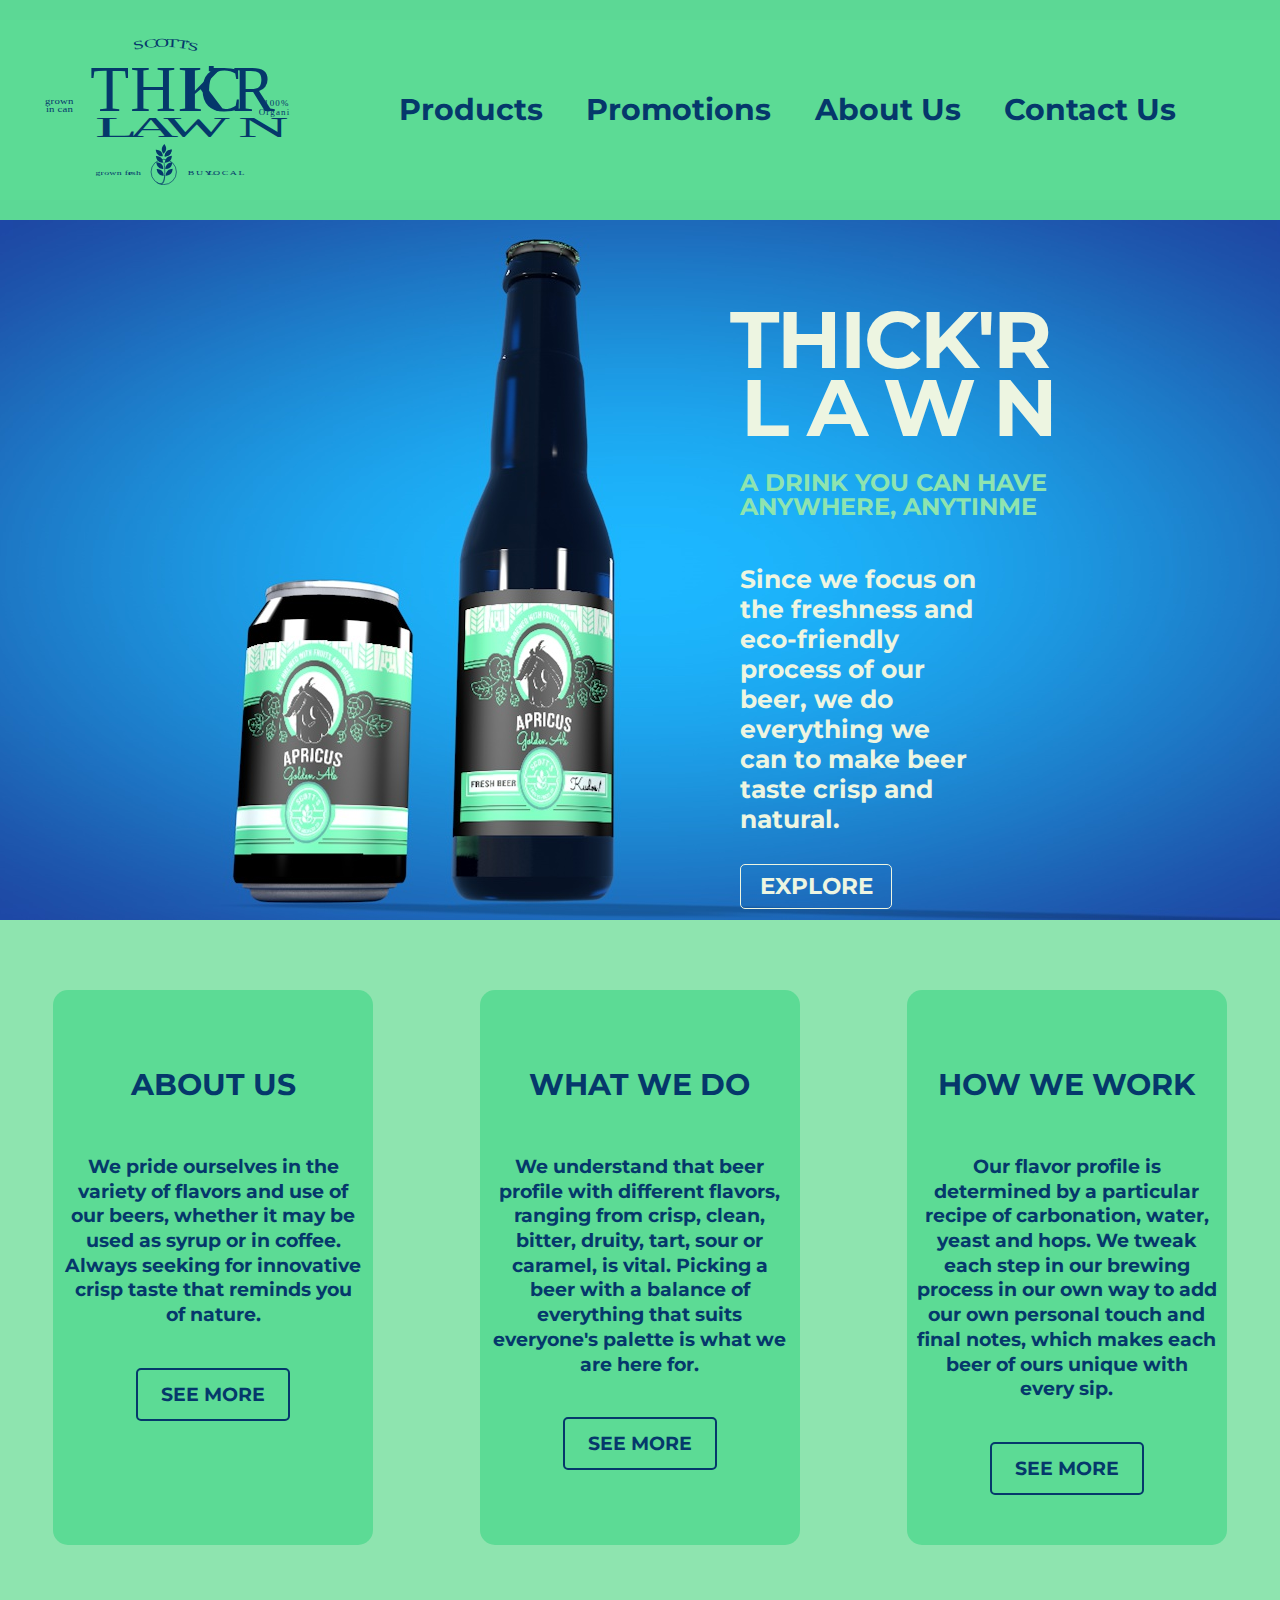
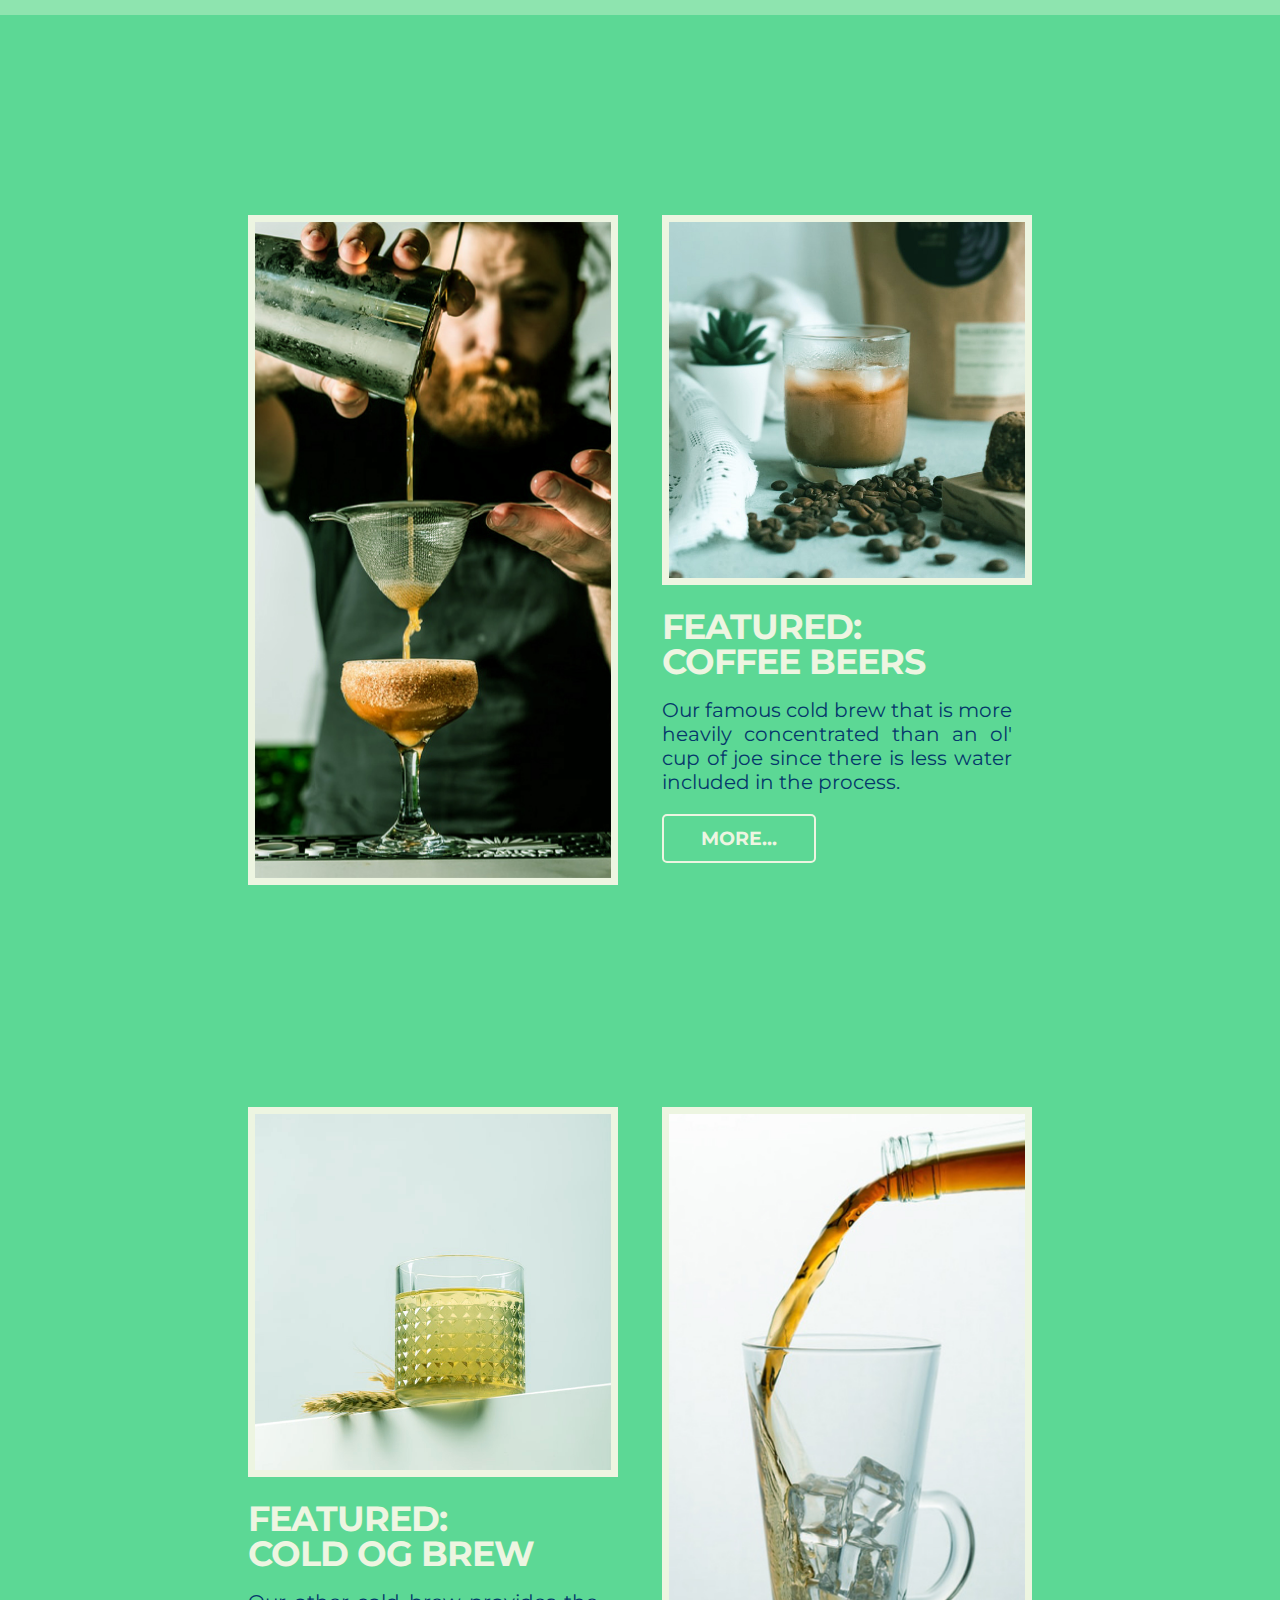
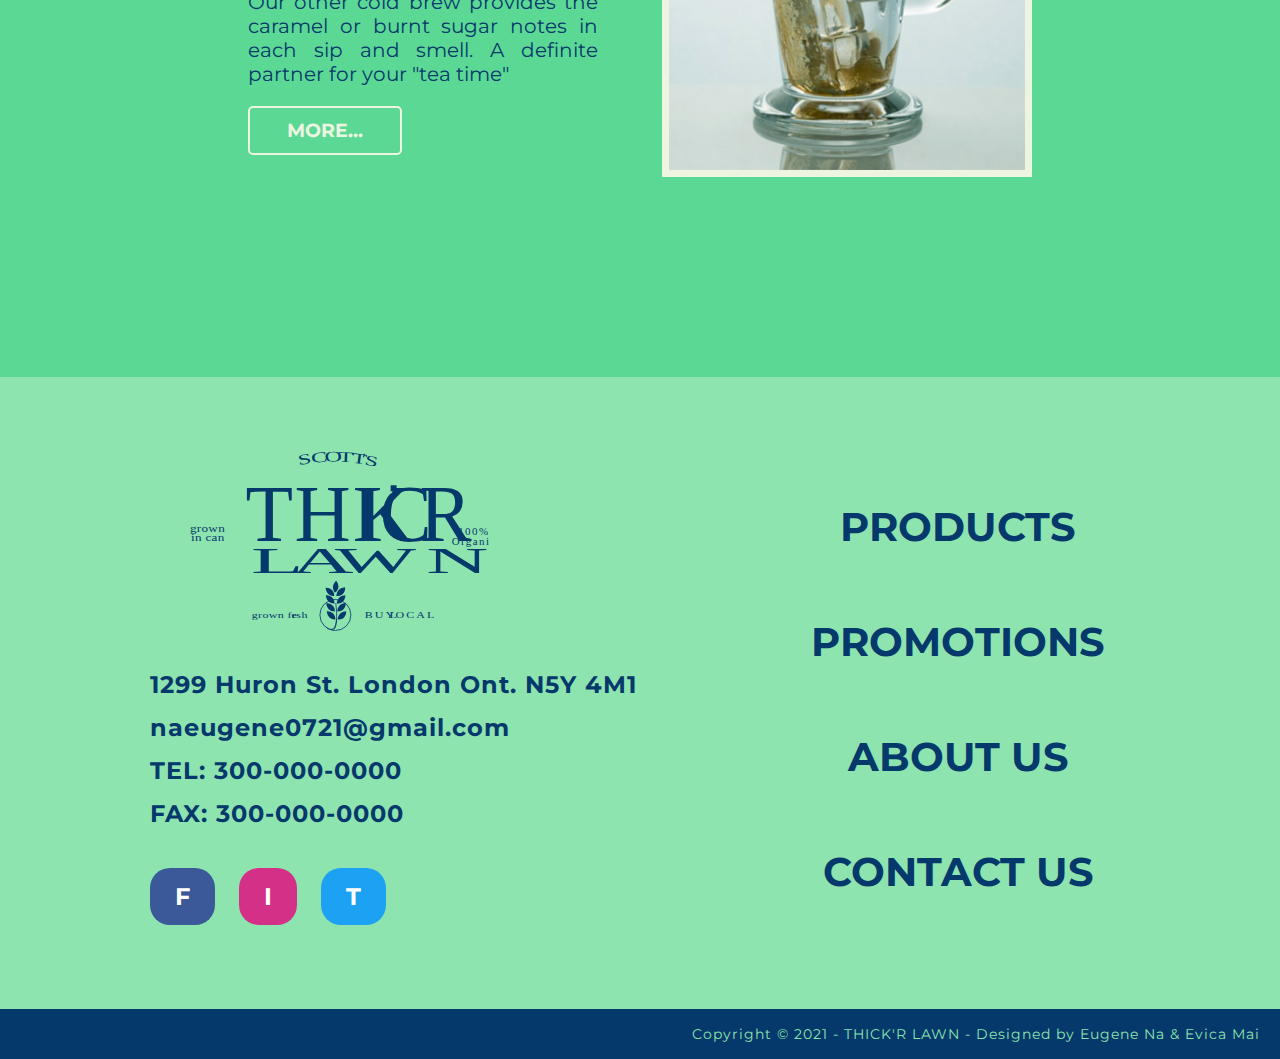
<file: index.html>
<!DOCTYPE html>
<html lang="en">
	<head>
		<meta charset="UTF-8">
		<meta name="viewport" content="width=device-width, initial-scale=1.0" >
		<meta http-equiv="X-UA-Compatible" content="ie=edge">
		<title>THICK'R LAWN</title>
		<link rel="preconnect" href="https://fonts.gstatic.com">
		<link href="https://fonts.googleapis.com/css2?family=Montserrat:wght@500;600&display=swap" rel="stylesheet">
		<link href="css/reset.css" rel="stylesheet" type="text/css">
		<link href="css/main.css" rel="stylesheet" type="text/css">
	</head>
	<body>
	<h1 class="hidden">THICK'R LAWN</h1>
		<!-- Content Goes Here -->

		<div id="container">

			<header id="header">
			<h2 class="hidden">Header</h2>
				<a href="index.html">
					<img src="images/beer_logo.svg" alt="THICK'R LAWN Logo" id="hLogo">
				</a>
				<nav id="mainNav">
				<h3 class="hidden">Main Navigation</h3>
					<ul>
						<li><a href="production.html">Products</a></li>
						<li><a href="promo.html">Promotions</a></li>
						<li><a href="about.html">About Us</a></li>
						<li><a href="contact.html">Contact Us</a></li>
					</ul>
				</nav>
			</header>

<!-- MAIN CONTENTENT STARTS HERE ================================================= -->

			<main>

				<section class="sectionNav">
				<h3 class="hidden">Section Nav</h3>
					<a href="index.html">
						<img src="images/home.svg" alt="Breakfast Icon" id="homeIcon">
					</a>
					<a href="promo.html">
						<img src="images/promotions.svg" alt="Beer Icon" id="promoIcon">
					</a>
					<a href="production.html">
						<img src="images/products.svg" alt="Dessert Icon" id="producIcon">
					</a>
					<a href="contact.html">
						<img src="images/contact_us.svg" alt="Dessert Icon" id="contacIcon">
					</a>
					<a href="about.html">
						<img src="images/about_us.svg" alt="Dessert Icon" id="aboutIcon">
					</a>
				</section>

				<section class="promo">
				<h2 class="hidden">PC Promo Section</h2>
					<img class="beerPromo" src="images/beer_promo.jpg" alt="Promo">
					<section class="promoTxt">
					<h3 class="hidden">Promo Text Box</h3>
						<section>
							<h4 class="thickr">THICK'R</h4>
							<h4 class="lawn">LAWN</h4>
							<h4 class="bbm">A DRINK YOU CAN HAVE<br>ANYWHERE, ANYTINME</h4>
							<p>
								Since we focus on the freshness and eco-friendly process of our beer, we do everything we can to make beer taste crisp and natural.
							</p>
							<a href="promo.html" class="explore">EXPLORE</a>
						</section>
					</section>
				</section>

				<section class="mPromo">
				<h2 class="hidden">Mobile Promo Section</h2>
					<img class="beerPromo" src="images/beer_promo.jpg" alt="Promo">
					<section class="mPromoTxt">
					<h3 class="hidden">Promo Text Box</h3>
						<section>
							<h4 class="thickr">THICK'R</h4>
							<h4 class="lawn">LAWN</h4>
							<h4 class="bbm">A DRINK YOU CAN HAVE<br>ANYWHERE, ANYTINME</h4>
							<p>
								Creating more aroma and flavour as they are stored or immediately drink. It's all up to you to enjoy anytime, anywhere.
							</p>
							<a href="promo.html" class="explore">EXPLORE</a>
						</section>
					</section>
				</section>

				<section class="intro">
				<h2 class="hidden">Home Introduction</h2>
					<section>
						<h2>ABOUT US</h2>
						<p>
							We pride ourselves in the variety of flavors and use of our beers,
						  whether it may be used as syrup or in coffee. Always seeking for
							innovative crisp taste that reminds you of nature.
						</p>
						<a href="about.html" class="learn">SEE MORE</a>
					</section>

					<section>
						<h2>WHAT WE DO</h2>
						<p>
							We understand that beer profile with different flavors, ranging
							from crisp, clean, bitter, druity, tart, sour or caramel, is vital.
							Picking a beer with a balance of everything that suits everyone's
							palette is what we are here for.
						</p>
						<a href="about.html" class="learn">SEE MORE</a>
					</section>

					<section>
						<h2>HOW WE WORK</h2>
						<p>
							Our flavor profile is determined by a particular recipe of
							carbonation, water, yeast and hops. We tweak each step in our
							brewing process in our own way to add our own personal touch and
							final notes, which makes each beer of ours unique with every sip.
						</p>
						<a href="about.html" class="learn">SEE MORE</a>
					</section>

				</section>

				<section class="product1">
				<h2 class="hidden">Product Section 1</h2>
					<section>
					<h3 class="hidden">Product 1 Image 1</h3>
						<img class="pro1Img1" src="images/product1img1.jpg" alt="Product1 Image1">
					</section>
					<section>
						<img class="pro1Img2" src="images/coffee_beer.jpg" alt="Product1 Image2">
						<h3>FEATURED:<br>COFFEE BEERS</h3>
						<p>
							Our famous cold brew that is more heavily concentrated than an ol'
							cup of joe since there is less water included in the process.
						</p>
						<a href="production.html" class="more1">MORE...</a>
					</section>
				</section>
				<section class="product2">
				<h2 class="hidden">Product Section 2</h2>
					<section>
						<img class="pro2Img1" src="images/distilled_beer.jpg" alt="Product1 Image2">
						<h3>FEATURED:<br>COLD OG BREW</h3>
						<p>
							Our other cold brew provides the caramel or burnt sugar notes in
							each sip and smell. A definite partner for your "tea time"
						</p>
						<a href="production.html" class="more2">MORE...</a>
					</section>
					<section>
					<h3 class="hidden">Product 2 Image 2</h3>
						<img class="pro2Img2" src="images/product2img2.jpg" alt="Product2 Image2">
					</section>
				</section>

			</main>

<!--  MAIN CONTENT ENDS HERE ===================================================== -->

			<footer id="footer">
			<h2 class="hidden">Footer</h2>
				<section>
				<h3 class="hidden">Services</h3>
					<a href="index.html">
						<img src="images/beer_logo.svg" alt="THICK'R LAWN Logo" id="fLogo">
					</a>
					<p>
						1299 Huron St. London Ont. N5Y 4M1<br>
						naeugene0721@gmail.com<br>
						TEL: 300-000-0000<br>
						FAX: 300-000-0000<br>
					</p>
					<nav id="mediaIcons">
					<h3 class="hidden">Social Media Icons</h3>
						<ul>
							<li><a href="https://www.facebook.com/" id="fb">F</a></li>
							<li><a href="https://www.instagram.com/" id="in">I</a></li>
							<li><a href="https://twitter.com/" id="tw">T</a></li>
						</ul>
					</nav>
				</section>
				<nav id="footerNav">
				<h3 class="hidden">Footer Navigation</h3>
					<ul>
						<li><a href="production.html">PRODUCTS</a></li>
						<li><a href="promo.html">PROMOTIONS</a></li>
						<li><a href="about.html">ABOUT US</a></li>
						<li><a href="contact.html">CONTACT US</a></li>
					</ul>
				</nav>
			</footer>

			<section id="bottomBr">
				<h2>Copyright &copy; 2021 - THICK'R LAWN - Designed by Eugene Na & Evica Mai</h2>
			</section>

		</div>

		<script src="js/main.js"></script>
	</body>
</html>
</file>
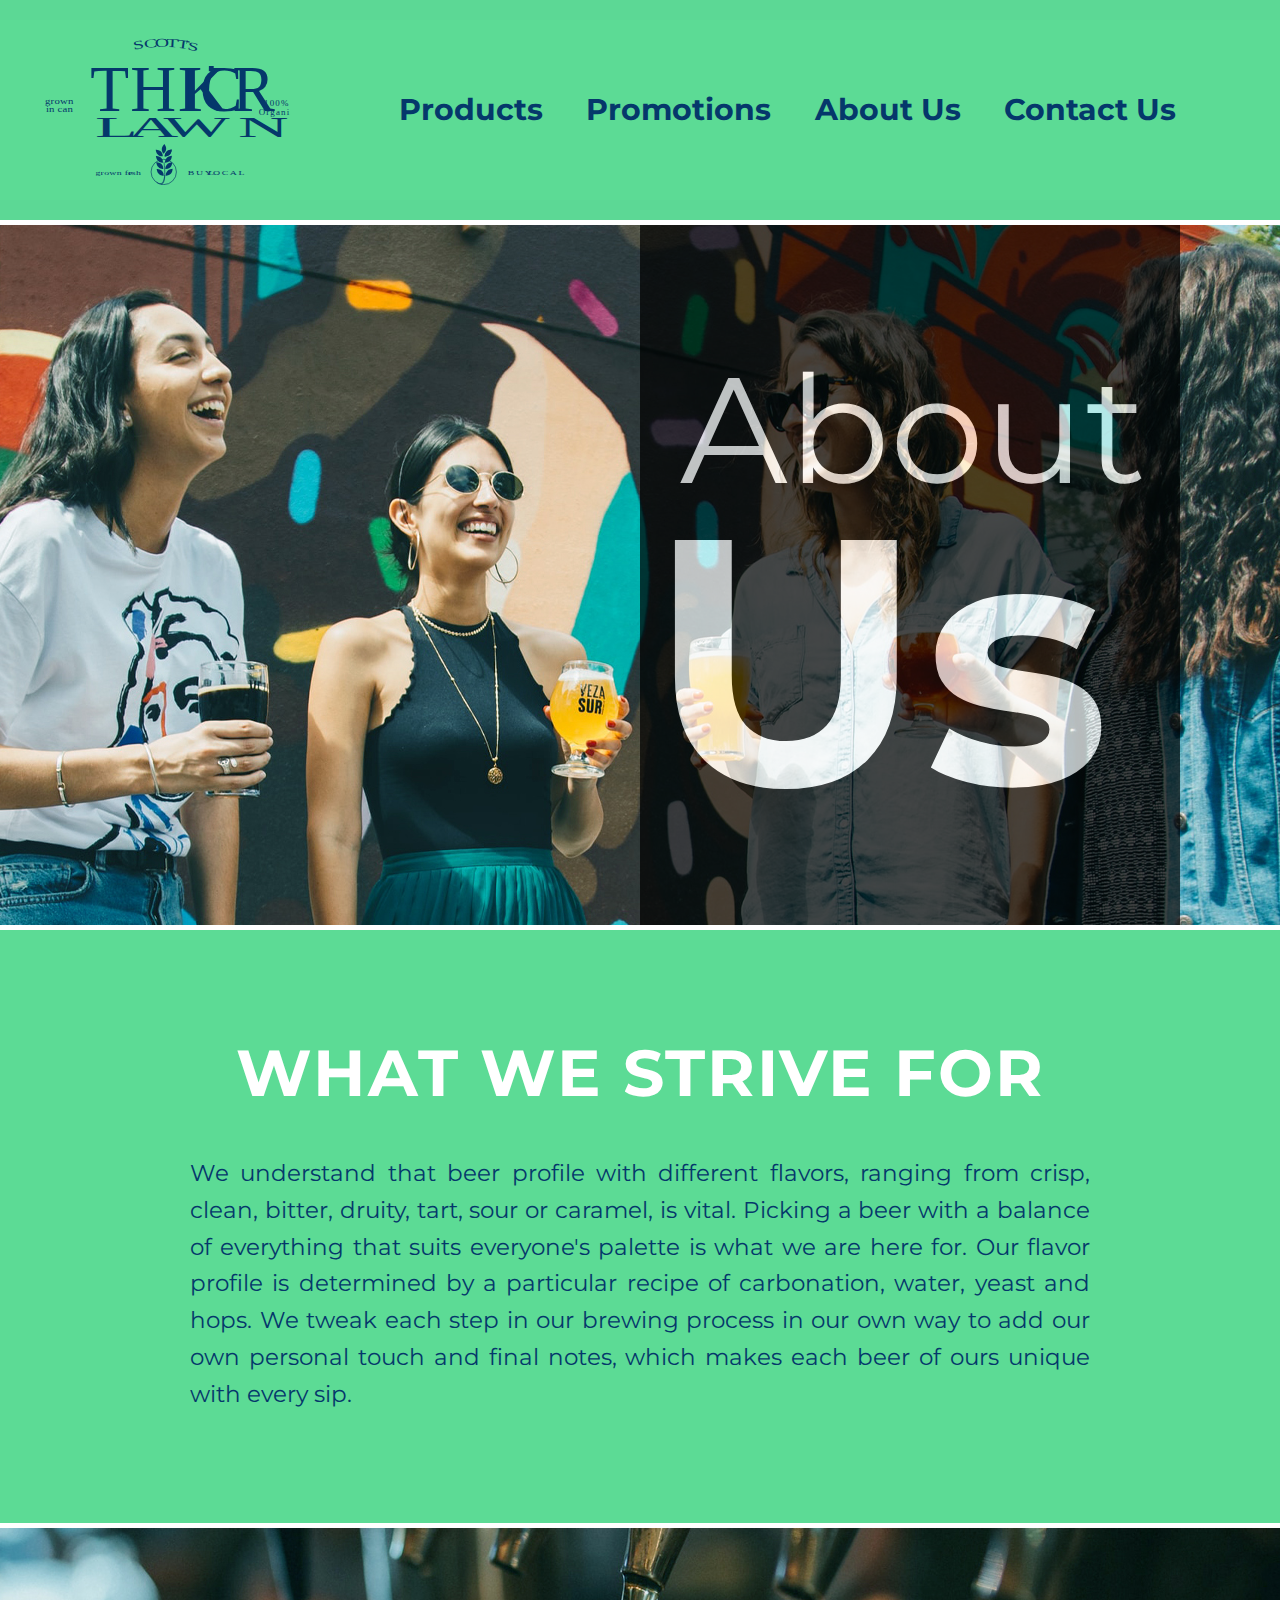
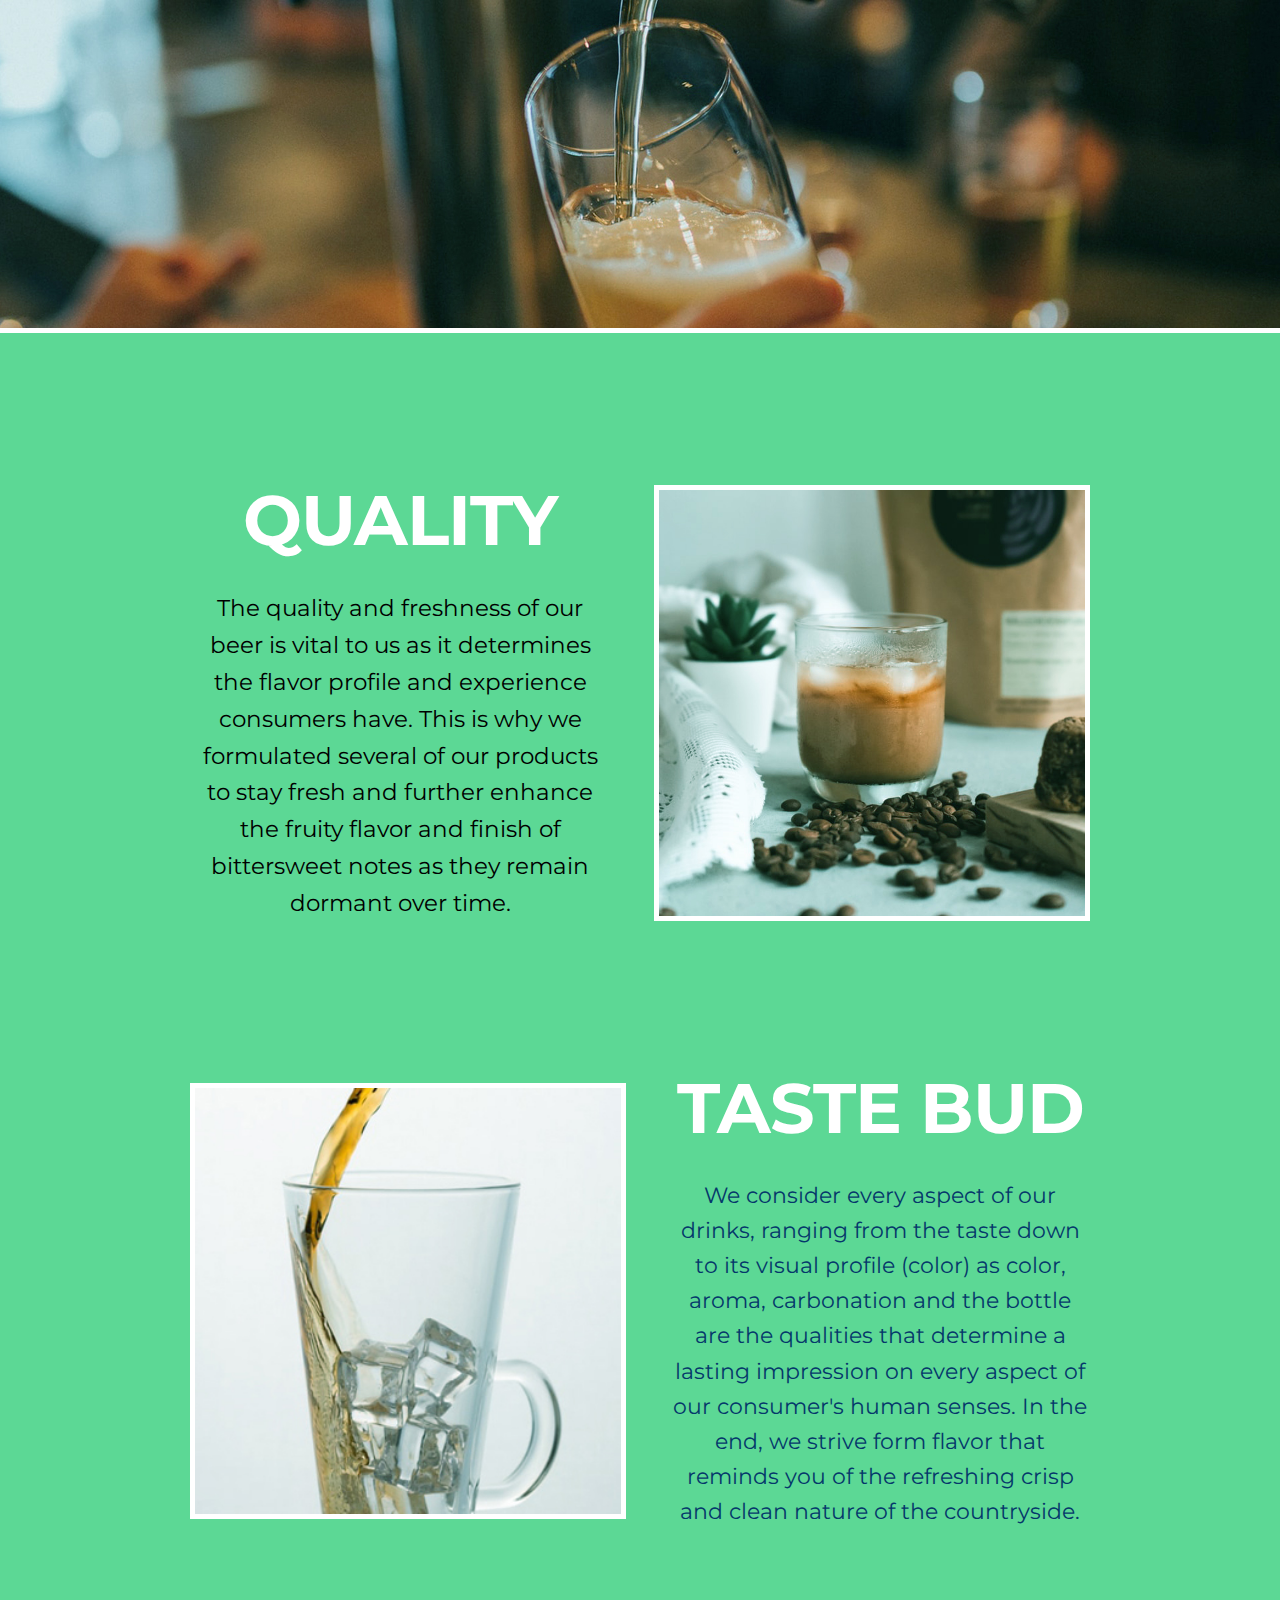
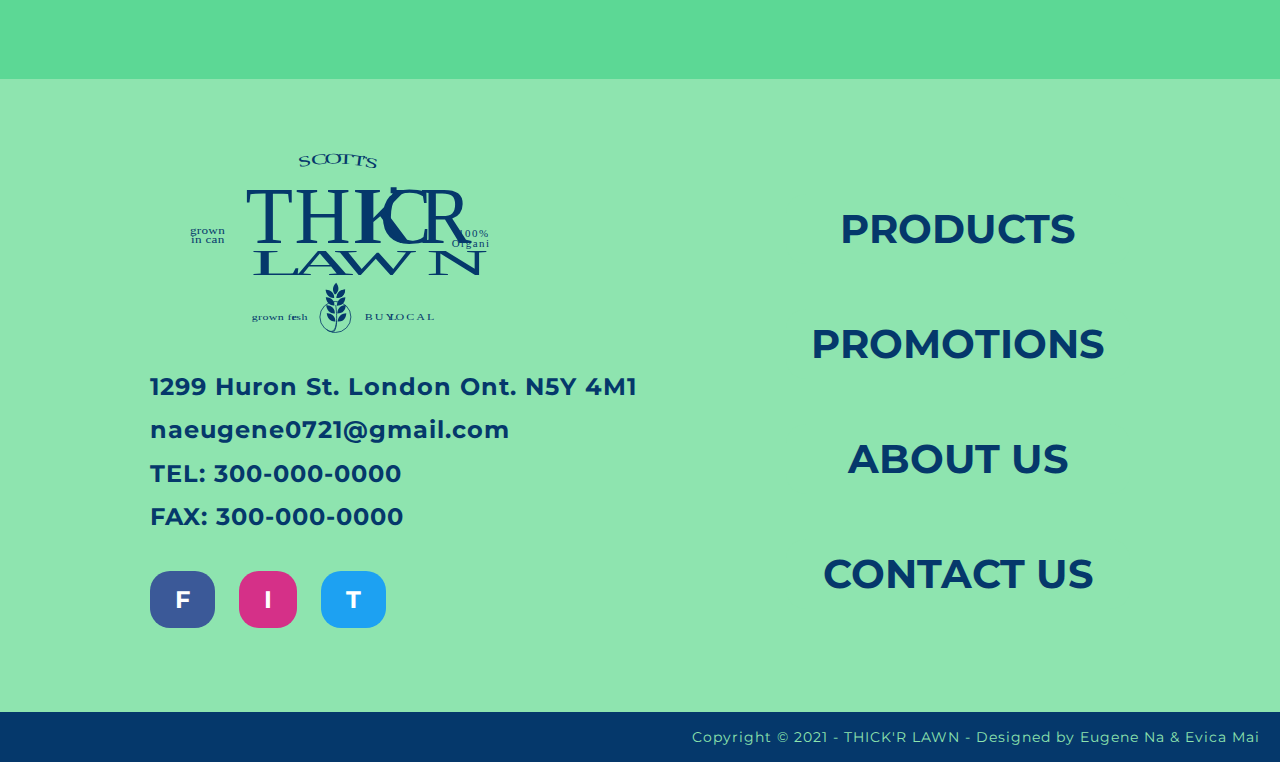
<file: about.html>
<!DOCTYPE html>
<html lang="en">
	<head>
		<meta charset="UTF-8">
		<meta name="viewport" content="width=device-width, initial-scale=1.0" >
		<meta http-equiv="X-UA-Compatible" content="ie=edge">
		<title>About Us | THICK'R LAWN</title>
		<link rel="preconnect" href="https://fonts.gstatic.com">
		<link href="https://fonts.googleapis.com/css2?family=Montserrat:wght@500;600&display=swap" rel="stylesheet">
		<link href="css/reset.css" rel="stylesheet" type="text/css">
		<link href="css/main.css" rel="stylesheet" type="text/css">
	</head>
	<body>
	<h1 class="hidden">About Us | THICK'R LAWN</h1>
		<!-- Content Goes Here -->

		<div id="container">

			<header id="header">
			<h2 class="hidden">Header</h2>
				<a href="index.html">
					<img src="images/beer_logo.svg" alt="THICK'R LAWN Logo" id="hLogo">
				</a>
				<nav id="mainNav">
				<h3 class="hidden">Main Navigation</h3>
					<ul>
						<li><a href="production.html">Products</a></li>
						<li><a href="promo.html">Promotions</a></li>
						<li><a href="about.html">About Us</a></li>
						<li><a href="contact.html">Contact Us</a></li>
					</ul>
				</nav>
			</header>

<!-- MAIN CONTENT STARTS HERE ==================================================== -->

			<main>

				<section class="sectionNav">
				<h3 class="hidden">Section Nav</h3>
					<a href="index.html">
						<img src="images/home.svg" alt="Breakfast Icon" id="homeIcon">
					</a>
					<a href="promo.html">
						<img src="images/promotions.svg" alt="Beer Icon" id="promoIcon">
					</a>
					<a href="production.html">
						<img src="images/products.svg" alt="Dessert Icon" id="producIcon">
					</a>
					<a href="contact.html">
						<img src="images/contact_us.svg" alt="Dessert Icon" id="contacIcon">
					</a>
					<a href="about.html">
						<img src="images/about_us.svg" alt="Dessert Icon" id="aboutIcon">
					</a>
				</section>

				<section class="aHero">
				<h2 class="hidden">Hero</h2>
					<img class="aboutHero" src="images/promoimg1_.jpg" alt="Promotion Image">
					<section class="aHeroTxt">
					<h3 class="hidden">Hero Text Box</h3>
						<section>
							<h4 id="aboutH">About</h4>
							<h4 id="usH">Us</h4>
						</section>
					</section>
				</section>

				<section id="aIntro">
				<h2 class="hidden">Introduction</h2>
					<section>
						<h3>WHAT WE STRIVE FOR</h3>
						<p>
							We understand that beer profile with different flavors, ranging
							from crisp, clean, bitter, druity, tart, sour or caramel, is vital.
							Picking a beer with a balance of everything that suits everyone's
							palette is what we are here for. Our flavor profile is determined
							by a particular recipe of carbonation, water, yeast and hops. We
							tweak each step in our brewing process in our own way to add our
							own personal touch and final notes, which makes each beer of ours
							unique with every sip.
						</p>
					</section>
				</section>

				<section>
				<h2 class="hidden">About Image</h2>
					<img src="images/aboutus_promo2.jpg" alt="About Us Image2" class="aboutImg">
				</section>
				
				<section class="about1">
				<h2 class="hidden">About Section 1</h2>
					<section>
						<h3 class="about1h">QUALITY</h3>
						<p>
							The quality and freshness of our beer is vital to us as it determines
							the flavor profile and experience consumers have. This is why we formulated
							several of our products to stay fresh and further enhance the fruity flavor
							and finish of bittersweet notes as they remain dormant over time.
						</p>
					</section>
					<section>
					<h3 class="hidden">About 1 Image</h3>
						<img class="about1Img" src="images/coffee_beer.jpg" alt="About 1 Image">
					</section>
				</section>
				<section class="about2">
				<h2 class="hidden">About Section 2</h2>
					<section class="aboutImgPC">
					<h3 class="hidden">About 2 Image PC</h3>
						<img class="about2Img" src="images/product2img2_.jpg" alt="About 2 Image">
					</section>	
					<section>
						<h3 class="about2h">TASTE BUD</h3>
						<p>
							We consider every aspect of our drinks, ranging from the taste down to
							its visual profile (color) as color, aroma, carbonation and the bottle
							are the qualities that determine a lasting impression on
							every aspect of our consumer's human senses. In the end, we strive form
							flavor that reminds you of the refreshing crisp and clean nature of
							the countryside.
						</p>
					</section>
					<section class="aboutImgMobile">
					<h3 class="hidden">About 2 Image Mobile</h3>
						<img class="about2Img" src="images/product2img2_.jpg" alt="About 2 Image">
					</section>
				</section>

			</main>

<!-- MAIN CONTENT ENDS HERE ====================================================== -->

			<footer id="footer">
			<h2 class="hidden">Footer</h2>
				<section>
				<h3 class="hidden">Services</h3>
					<a href="index.html">
						<img src="images/beer_logo.svg" alt="THICK'R LAWN Logo" id="fLogo">
					</a>
					<p>
						1299 Huron St. London Ont. N5Y 4M1<br>
						naeugene0721@gmail.com<br>
						TEL: 300-000-0000<br>
						FAX: 300-000-0000<br>
					</p>
					<nav id="mediaIcons">
					<h3 class="hidden">Social Media Icons</h3>
						<ul>
							<li><a href="https://www.facebook.com/" id="fb">F</a></li>
							<li><a href="https://www.instagram.com/" id="in">I</a></li>
							<li><a href="https://twitter.com/" id="tw">T</a></li>
						</ul>
					</nav>
				</section>
				<nav id="footerNav">
				<h3 class="hidden">Footer Navigation</h3>
					<ul>
						<li><a href="production.html">PRODUCTS</a></li>
						<li><a href="promo.html">PROMOTIONS</a></li>
						<li><a href="about.html">ABOUT US</a></li>
						<li><a href="contact.html">CONTACT US</a></li>
					</ul>
				</nav>
			</footer>

			<section id="bottomBr">
				<h2>Copyright &copy; 2021 - THICK'R LAWN - Designed by Eugene Na & Evica Mai</h2>
			</section>

		</div>

		<script src="js/main.js"></script>
	</body>
</html>
</file>
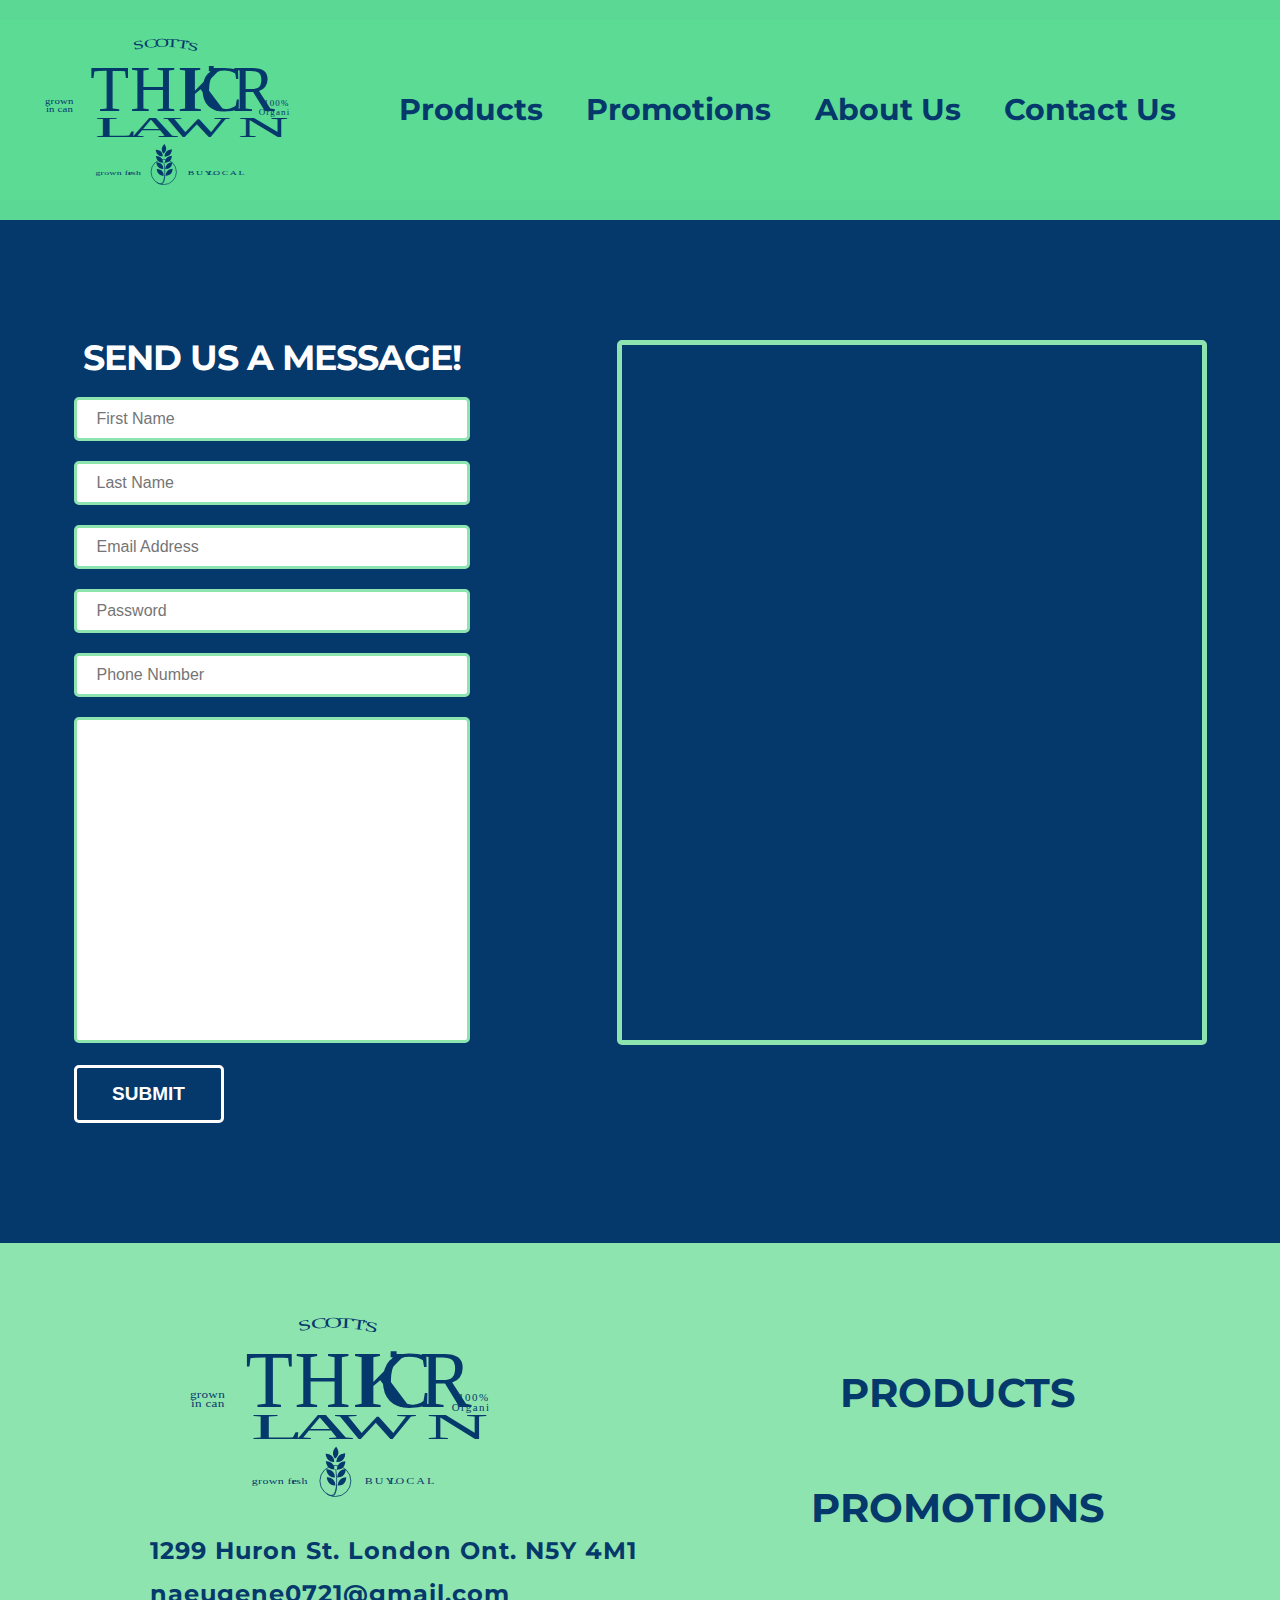
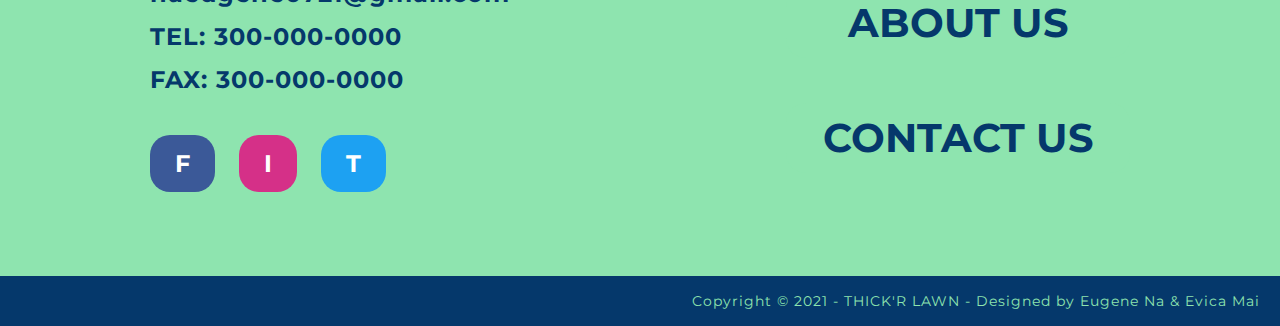
<file: contact.html>
<!DOCTYPE html>
<html lang="en">
	<head>
		<meta charset="UTF-8">
		<meta name="viewport" content="width=device-width, initial-scale=1.0" >
		<meta http-equiv="X-UA-Compatible" content="ie=edge">
		<title>Contact Us | THICK'R LAWN</title>
		<link rel="preconnect" href="https://fonts.gstatic.com">
		<link href="https://fonts.googleapis.com/css2?family=Montserrat:wght@500;600&display=swap" rel="stylesheet">
		<link href="css/reset.css" rel="stylesheet" type="text/css">
		<link href="css/main.css" rel="stylesheet" type="text/css">
	</head>
	<body>
	<h1 class="hidden">Contact Us | THICK'R LAWN</h1>
		<!-- Content Goes Here -->

		<div id="container">

			<header id="header">
			<h2 class="hidden">Header</h2>
				<a href="index.html">
					<img src="images/beer_logo.svg" alt="THICK'R LAWN Logo" id="hLogo">
				</a>
				<nav id="mainNav">
				<h3 class="hidden">Main Navigation</h3>
					<ul>
						<li><a href="production.html">Products</a></li>
						<li><a href="promo.html">Promotions</a></li>
						<li><a href="about.html">About Us</a></li>
						<li><a href="contact.html">Contact Us</a></li>
					</ul>
				</nav>
			</header>

<!-- MAIN CONTENT STARTS HERE ==================================================== -->

			<main>

				<section class="sectionNav">
				<h3 class="hidden">Section Nav</h3>
					<a href="index.html">
						<img src="images/home.svg" alt="Breakfast Icon" id="homeIcon">
					</a>
					<a href="promo.html">
						<img src="images/promotions.svg" alt="Beer Icon" id="promoIcon">
					</a>
					<a href="production.html">
						<img src="images/products.svg" alt="Dessert Icon" id="producIcon">
					</a>
					<a href="contact.html">
						<img src="images/contact_us.svg" alt="Dessert Icon" id="contacIcon">
					</a>
					<a href="about.html">
						<img src="images/about_us.svg" alt="Dessert Icon" id="aboutIcon">
					</a>
				</section>

				<section id="contact">
				<h2 class="hidden">Contact Section</h2>
					<section id="contactForm">
					<h3>SEND US A MESSAGE!</h3>
						<form action="form.php" method="post">
							<ul>
								<li>
									<input type="text" required id="fname" name="firstName" placeholder="First Name">
								</li>
								<li>
									<input type="text" required id="lname" name="lastName" placeholder="Last Name">
								</li>
								<li>
									<input type="email" required id="email" placeholder="Email Address">
								</li>
								<li>
									<input type="password" required id="pwd" placeholder="Password">
								</li>
								<li>
									<input type="tel" required id="phone" placeholder="Phone Number">
								</li>
								<li>
									<textarea id="comments" required></textarea><br>
									<input type="submit" value="SUBMIT" id="submitBtn">
								</li>
							</ul>
						</form>
					</section>
					<section id="googleMap">
					<h3 class="hidden">Google Map</h3>
						<iframe src="https://www.google.com/maps/embed?pb=!1m18!1m12!1m3!1d2917.144266187682!2d-81.21975484897533!3d43.01735050122834!2m3!1f0!2f0!3f0!3m2!1i1024!2i768!4f13.1!3m3!1m2!1s0x882eeda4bdd7752f%3A0xc896f420662788de!2s1299%20Huron%20St%2C%20London%2C%20ON%20N5Y%204M1!5e0!3m2!1sen!2sca!4v1613162745280!5m2!1sen!2sca" width="100%" height="695" style="border:0;" allowfullscreen="" aria-hidden="false" tabindex="0">
						</iframe>
					</section>
				</section>

			</main>

<!-- MAIN CONTENT ENDS HERE ====================================================== -->

			<footer id="footer">
			<h2 class="hidden">Footer</h2>
				<section>
				<h3 class="hidden">Services</h3>
					<a href="index.html">
						<img src="images/beer_logo.svg" alt="THICK'R LAWN Logo" id="fLogo">
					</a>
					<p>
						1299 Huron St. London Ont. N5Y 4M1<br>
						naeugene0721@gmail.com<br>
						TEL: 300-000-0000<br>
						FAX: 300-000-0000<br>
					</p>
					<nav id="mediaIcons">
					<h3 class="hidden">Social Media Icons</h3>
						<ul>
							<li><a href="https://www.facebook.com/" id="fb">F</a></li>
							<li><a href="https://www.instagram.com/" id="in">I</a></li>
							<li><a href="https://twitter.com/" id="tw">T</a></li>
						</ul>
					</nav>
				</section>
				<nav id="footerNav">
				<h3 class="hidden">Footer Navigation</h3>
					<ul>
						<li><a href="production.html">PRODUCTS</a></li>
						<li><a href="promo.html">PROMOTIONS</a></li>
						<li><a href="about.html">ABOUT US</a></li>
						<li><a href="contact.html">CONTACT US</a></li>
					</ul>
				</nav>
			</footer>

			<section id="bottomBr">
				<h2>Copyright &copy; 2021 - THICK'R LAWN - Designed by Eugene Na & Evica Mai</h2>
			</section>

		</div>

		<script src="js/main.js"></script>
	</body>
</html>
</file>
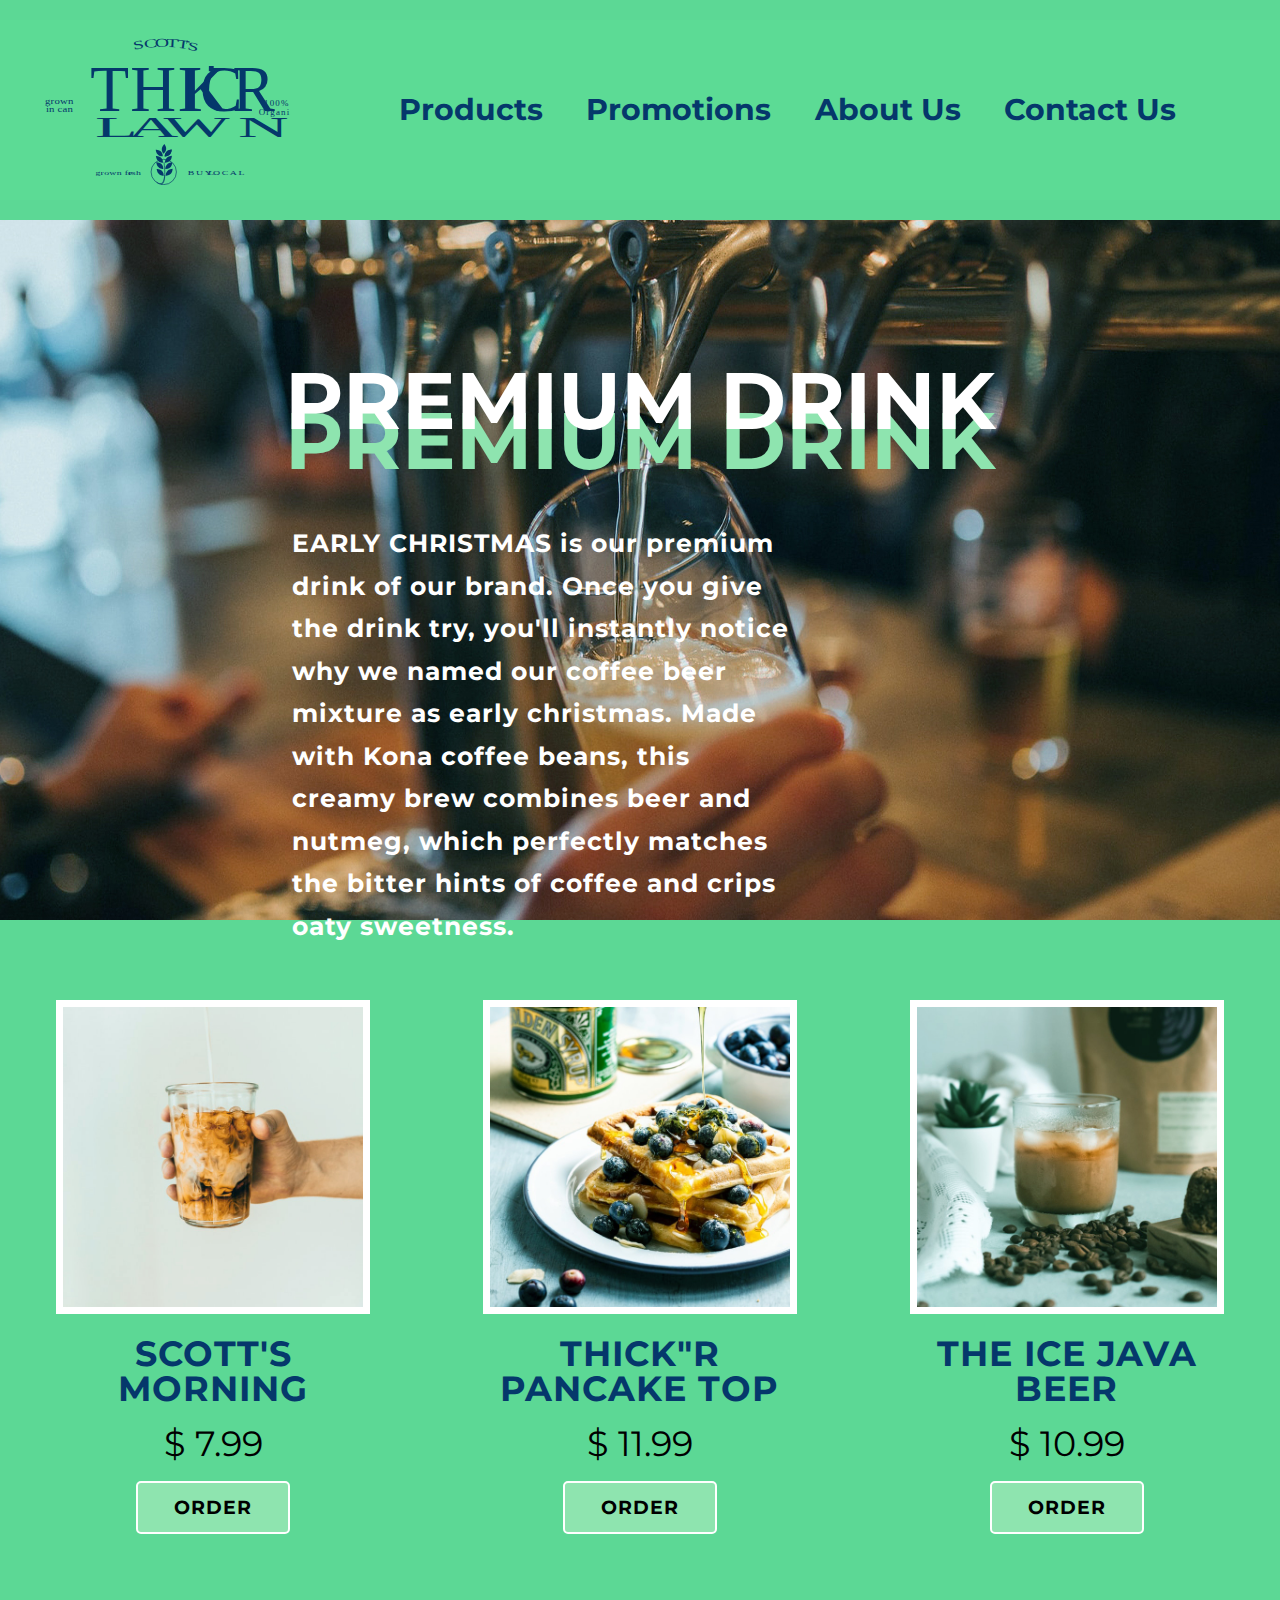
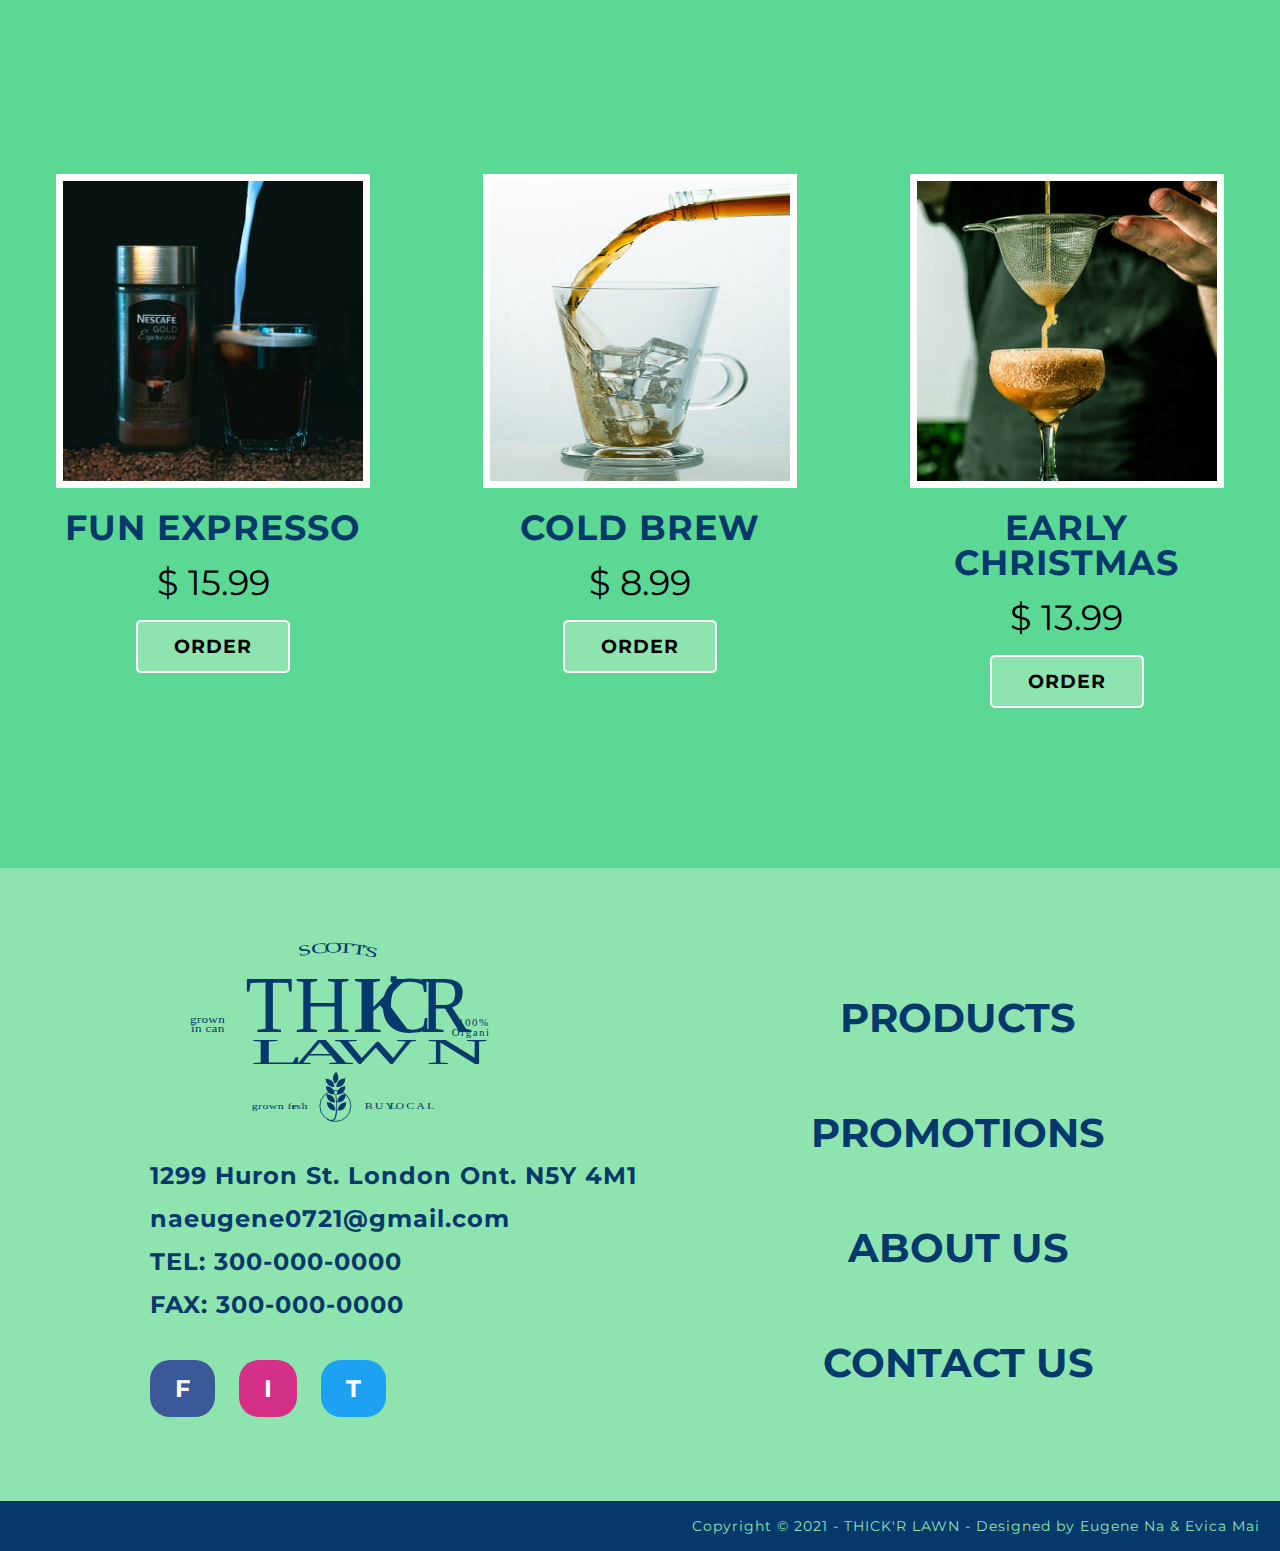
<file: production.html>
<!DOCTYPE html>
<html lang="en">
	<head>
		<meta charset="UTF-8">
		<meta name="viewport" content="width=device-width, initial-scale=1.0" >
		<meta http-equiv="X-UA-Compatible" content="ie=edge">
		<title>Productions | THICK'R LAWN</title>
		<link rel="preconnect" href="https://fonts.gstatic.com">
		<link href="https://fonts.googleapis.com/css2?family=Montserrat:wght@500;600&display=swap" rel="stylesheet">
		<link href="css/reset.css" rel="stylesheet" type="text/css">
		<link href="css/main.css" rel="stylesheet" type="text/css">
	</head>
	<body>
	<h1 class="hidden">Productions | THICK'R LAWN</h1>
		<!-- Content Goes Here -->

		<div id="container">

			<header id="header">
			<h2 class="hidden">Header</h2>
				<a href="index.html">
					<img src="images/beer_logo.svg" alt="THICK'R LAWN Logo" id="hLogo">
				</a>
				<nav id="mainNav">
				<h3 class="hidden">Main Navigation</h3>
					<ul>
						<li><a href="production.html">Products</a></li>
						<li><a href="promo.html">Promotions</a></li>
						<li><a href="about.html">About Us</a></li>
						<li><a href="contact.html">Contact Us</a></li>
					</ul>
				</nav>
			</header>

<!-- MAIN CONTENT STARTS HERE ==================================================== -->

			<main>

				<section class="sectionNav">
				<h3 class="hidden">Section Nav</h3>
					<a href="index.html">
						<img src="images/home.svg" alt="Breakfast Icon" id="homeIcon">
					</a>
					<a href="promo.html">
						<img src="images/promotions.svg" alt="Beer Icon" id="promoIcon">
					</a>
					<a href="production.html">
						<img src="images/products.svg" alt="Dessert Icon" id="producIcon">
					</a>
					<a href="contact.html">
						<img src="images/contact_us.svg" alt="Dessert Icon" id="contacIcon">
					</a>
					<a href="about.html">
						<img src="images/about_us.svg" alt="Dessert Icon" id="aboutIcon">
					</a>
				</section>

				<section id="productHero">
				<h2 class="hidden">Hero</h2>
					<img id="productionHero" src="images/aboutus_promo2_.jpg" alt="Product Page Image">
					<section id="productHeroTxt">
					<h3 class="hidden">Hero Text Box</h3>
						<section>
							<h4 id="premDrnk">PREMIUM DRINK</h4>
							<h4 id="premDrnk2">PREMIUM DRINK</h4>
							<p>
								EARLY CHRISTMAS is our premium drink of our brand. Once you give the drink
								try, you'll instantly notice why we named our coffee beer mixture as
								early christmas. Made with Kona coffee beans, this creamy brew
								combines beer and nutmeg, which perfectly matches the bitter hints
								of coffee and crips oaty sweetness.
							</p>
						</section>
					</section>
				</section>

				<section class="productSec">
				<h2 class="hidden">Products Section1</h2>
					<section>
					<img class="products" src="images/coffee_beer2.jpg" alt="Product1 Image">
						<h2>SCOTT'S MORNING</h2>
						<p>
							$ 7.99
						</p>
						<a href="#" class="order">ORDER</a>
					</section>

					<section>
					<img class="products" src="images/breakfast.jpg" alt="Product2 Image">
						<h2>THICK"R PANCAKE TOP</h2>
						<p>
							$ 11.99
						</p>
						<a href="#" class="order">ORDER</a>
					</section>

					<section>
					<img class="products" src="images/coffee_beer.jpg" alt="Product3 Image">
						<h2>THE ICE JAVA BEER</h2>
						<p>
							$ 10.99
						</p>
						<a href="#" class="order">ORDER</a>
					</section>
				</section>

				<section class="productSec">
				<h2 class="hidden">Products Section2</h2>
					<section>
					<img class="products" src="images/expresso_beer.jpg" alt="Product4 Image">
						<h2>FUN EXPRESSO</h2>
						<p>
							$ 15.99
						</p>
						<a href="#" class="order">ORDER</a>
					</section>

					<section>
					<img class="products" src="images/product2img2.jpg" alt="Product5 Image">
						<h2>COLD BREW</h2>
						<p>
							$ 8.99
						</p>
						<a href="#" class="order">ORDER</a>
					</section>

					<section>
					<img class="products" src="images/product1img1_.jpg" alt="Product6 Image">
						<h2>EARLY CHRISTMAS</h2>
						<p>
							$ 13.99
						</p>
						<a href="#" class="order">ORDER</a>
					</section>
				</section>

			</main>

<!-- MAIN CONTENT ENDS HERE ====================================================== -->

			<footer id="footer">
			<h2 class="hidden">Footer</h2>
				<section>
				<h3 class="hidden">Services</h3>
					<a href="index.html">
						<img src="images/beer_logo.svg" alt="THICK'R LAWN Logo" id="fLogo">
					</a>
					<p>
						1299 Huron St. London Ont. N5Y 4M1<br>
						naeugene0721@gmail.com<br>
						TEL: 300-000-0000<br>
						FAX: 300-000-0000<br>
					</p>
					<nav id="mediaIcons">
					<h3 class="hidden">Social Media Icons</h3>
						<ul>
							<li><a href="https://www.facebook.com/" id="fb">F</a></li>
							<li><a href="https://www.instagram.com/" id="in">I</a></li>
							<li><a href="https://twitter.com/" id="tw">T</a></li>
						</ul>
					</nav>
				</section>
				<nav id="footerNav">
				<h3 class="hidden">Footer Navigation</h3>
					<ul>
						<li><a href="production.html">PRODUCTS</a></li>
						<li><a href="promo.html">PROMOTIONS</a></li>
						<li><a href="about.html">ABOUT US</a></li>
						<li><a href="contact.html">CONTACT US</a></li>
					</ul>
				</nav>
			</footer>

			<section id="bottomBr">
				<h2>Copyright &copy; 2021 - THICK'R LAWN - Designed by Eugene Na & Evica Mai</h2>
			</section>

		</div>

		<script src="js/main.js"></script>
	</body>
</html>
</file>
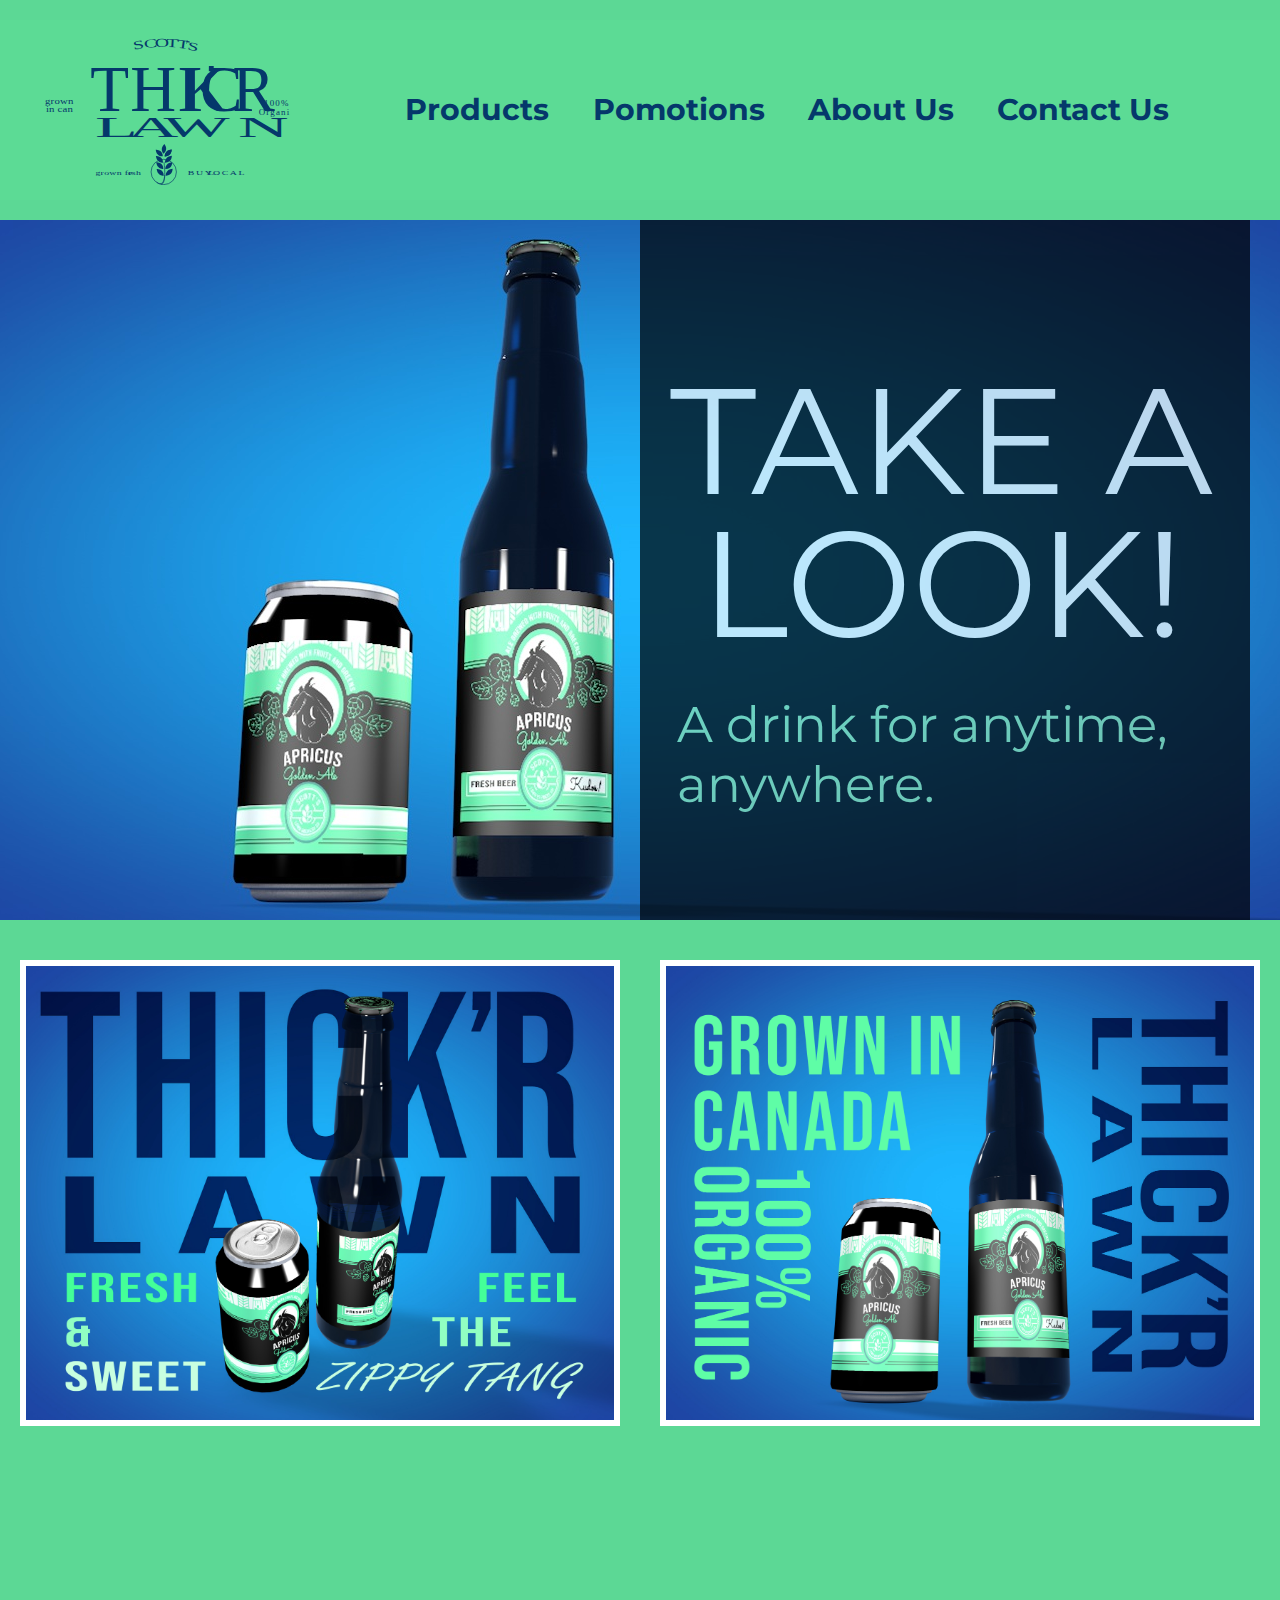
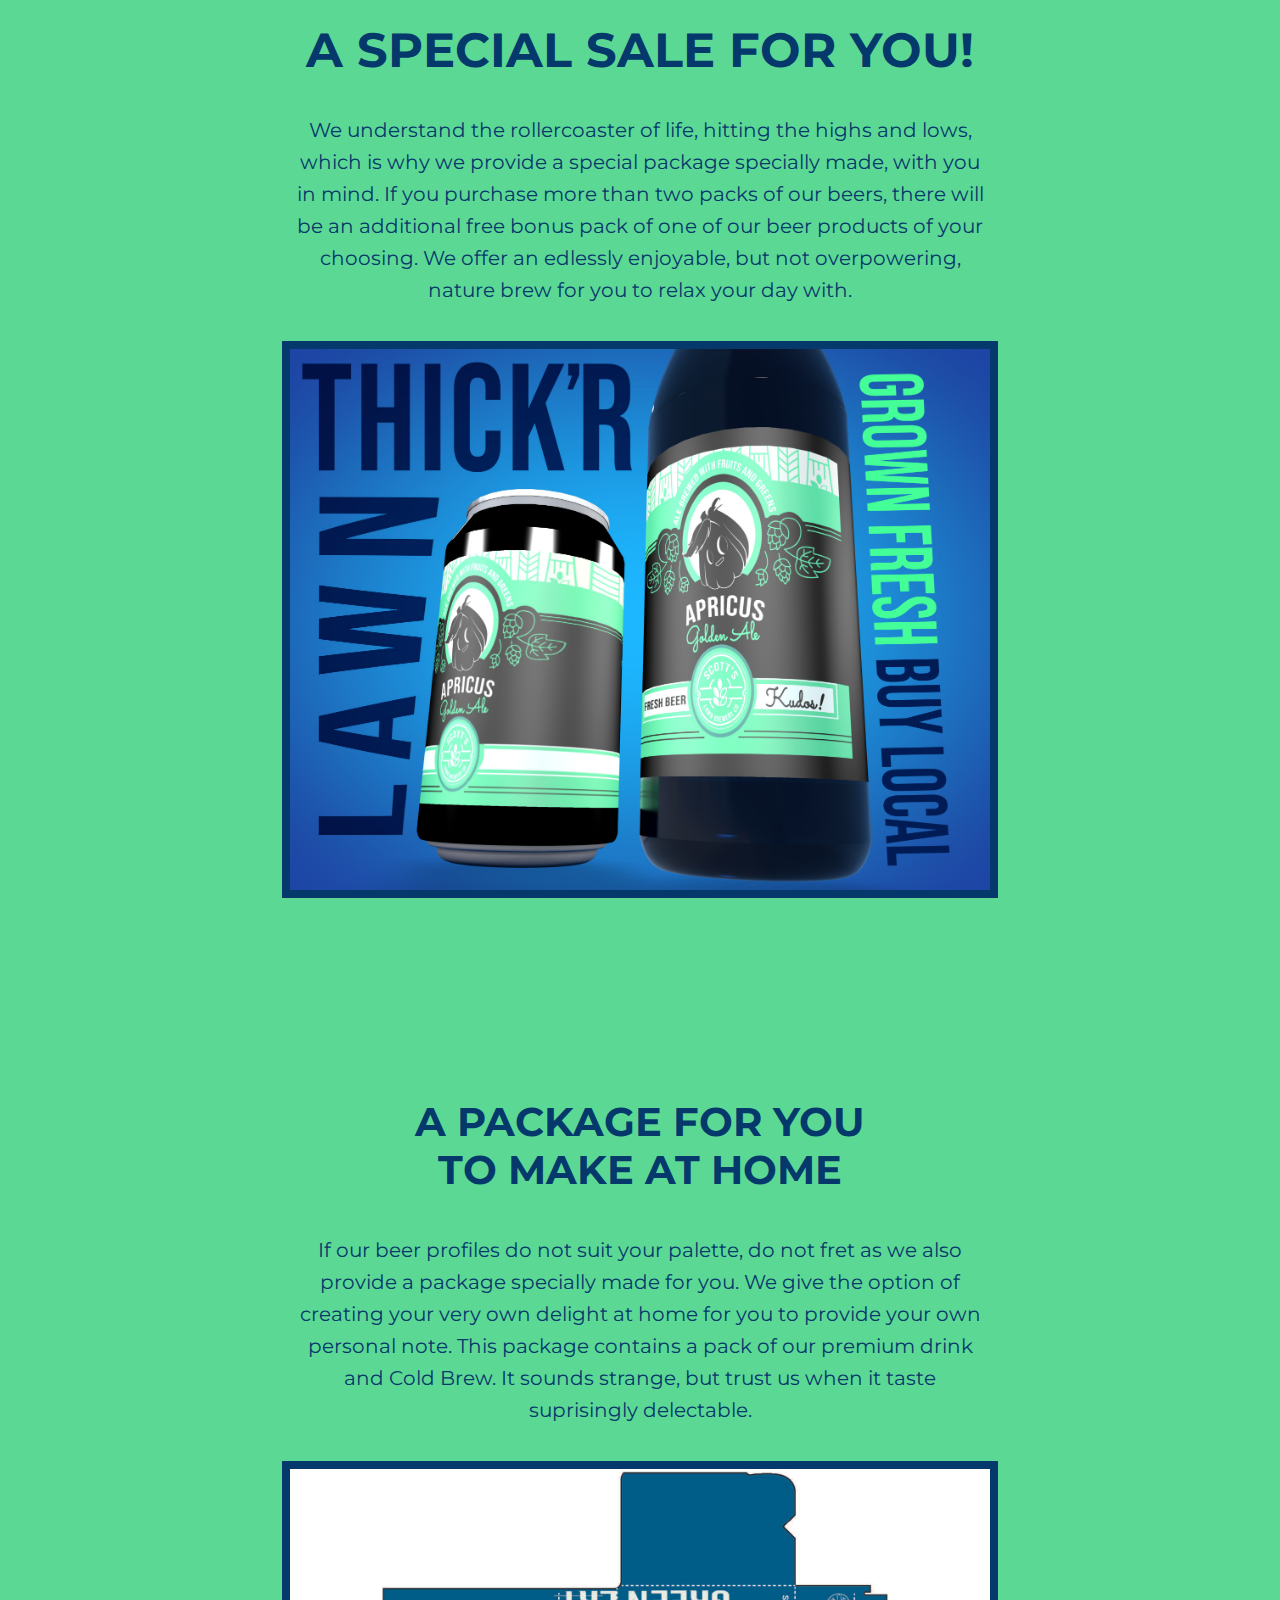
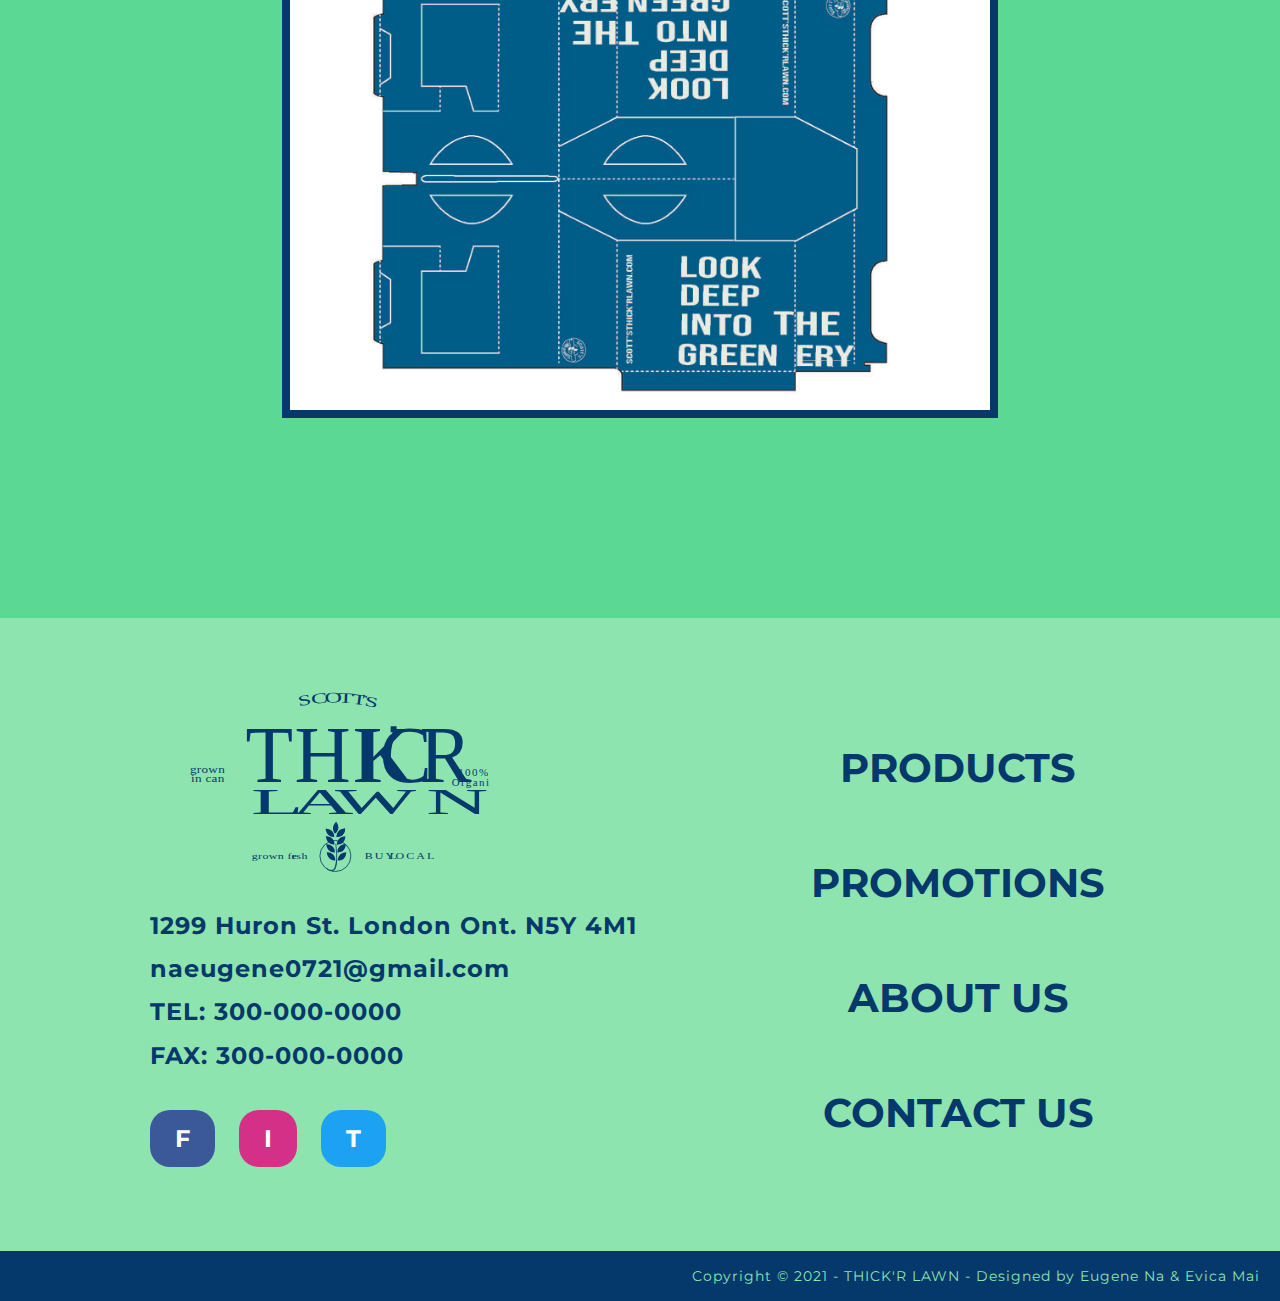
<file: promo.html>
<!DOCTYPE html>
<html lang="en">
	<head>
		<meta charset="UTF-8">
		<meta name="viewport" content="width=device-width, initial-scale=1.0" >
		<meta http-equiv="X-UA-Compatible" content="ie=edge">
		<title>Promotions | THICK'R LAWN</title>
		<link rel="preconnect" href="https://fonts.gstatic.com">
		<link href="https://fonts.googleapis.com/css2?family=Montserrat:wght@500;600&display=swap" rel="stylesheet">
		<link rel="preconnect" href="https://fonts.gstatic.com">
		<link href="https://fonts.googleapis.com/css2?family=Fjalla+One&display=swap" rel="stylesheet">
		<link href="css/reset.css" rel="stylesheet" type="text/css">
		<link href="css/main.css" rel="stylesheet" type="text/css">
	</head>
	<body>
	<h1 class="hidden">Promotions | THICK'R LAWN</h1>
		<!-- Content Goes Here -->

		<div id="container">

			<header id="header">
			<h2 class="hidden">Header</h2>
				<a href="index.html">
					<img src="images/beer_logo.svg" alt="THICK'R LAWN Logo" id="hLogo">
				</a>
				<nav id="mainNav">
				<h3 class="hidden">Main Navigation</h3>
					<ul>
						<li><a href="production.html">Products</a></li>
						<li><a href="promo.html">Pomotions</a></li>
						<li><a href="about.html">About Us</a></li>
						<li><a href="contact.html">Contact Us</a></li>
					</ul>
				</nav>
			</header>

<!-- MAIN CONTENT STARTS HERE ==================================================== -->

			<main>

				<section class="sectionNav">
				<h3 class="hidden">Section Nav</h3>
					<a href="index.html">
						<img src="images/home.svg" alt="Breakfast Icon" id="homeIcon">
					</a>
					<a href="promo.html">
						<img src="images/promotions.svg" alt="Beer Icon" id="promoIcon">
					</a>
					<a href="production.html">
						<img src="images/products.svg" alt="Dessert Icon" id="producIcon">
					</a>
					<a href="contact.html">
						<img src="images/contact_us.svg" alt="Dessert Icon" id="contacIcon">
					</a>
					<a href="about.html">
						<img src="images/about_us.svg" alt="Dessert Icon" id="aboutIcon">
					</a>
				</section>

				<section class="pHero">
				<h2 class="hidden">Hero</h2>
					<img class="promoHero" src="images/beer_promo.jpg" alt="Promotion Hero Image">
					<section class="pHeroTxt">
					<h3 class="hidden">Hero Text Box</h3>
						<section>
							<p>TAKE A<br>LOOK!</p>
							<h4>A drink for anytime,<br>anywhere.</h4>
						</section>
					</section>
				</section>

				<section class="promoimgs">
				<h2 class="hidden">Promotion Images 1</h2>
					<img src="images/promo2.jpg" alt="Promotion Image" class="promosimg">
					<img src="images/promo1.jpg" alt="Promotion Image" class="promosimg">
				</section>

				<section class="promos1">
				<h2 class="hidden">About Section 1</h2>
					<section>
						<h3>A SPECIAL SALE FOR YOU!</h3>
						<p>
							We understand the rollercoaster of life, hitting the highs and lows,
							which is why we provide a special package specially made, with you
							in mind. If you purchase more than two packs of our beers, there will
							be an additional free bonus pack of one of our beer products of your
							choosing. We offer an edlessly enjoyable, but not overpowering, nature
							brew for you to relax your day with.
						</p>
					</section>
					<section class="promosImgSection">
					<h3 class="hidden">Promotion Images2</h3>
						<img src="images/promo3.jpg" alt="Promotion Image" class="promosImgs">
					</section>
				</section>
				<section class="promos2">
				<h2 class="hidden">About Section 2</h2>
					<section>
						<h3>A PACKAGE FOR YOU<br>TO MAKE AT HOME</h3>
						<p>
							If our beer profiles do not suit your palette, do not fret as we
							also provide a package specially made for you. We give the option
							of creating your very own delight at home for you to provide your
							own personal note. This package contains a pack of our premium drink
							and Cold Brew. It sounds strange, but trust us when it taste
							suprisingly delectable.
						</p>
					</section>
					<section class="promosImgSection">
					<h3 class="hidden">Promotion Images2</h3>
						<img src="images/beer_package.jpg" alt="Promotion Image" class="promosImgs">
					</section>
				</section>

			</main>

<!-- MAIN CONTENT ENDS HERE ====================================================== -->

			<footer id="footer">
			<h2 class="hidden">Footer</h2>
				<section>
				<h3 class="hidden">Services</h3>
					<a href="index.html">
						<img src="images/beer_logo.svg" alt="THICK'R LAWN Logo" id="fLogo">
					</a>
					<p>
						1299 Huron St. London Ont. N5Y 4M1<br>
						naeugene0721@gmail.com<br>
						TEL: 300-000-0000<br>
						FAX: 300-000-0000<br>
					</p>
					<nav id="mediaIcons">
					<h3 class="hidden">Social Media Icons</h3>
						<ul>
							<li><a href="https://www.facebook.com/" id="fb">F</a></li>
							<li><a href="https://www.instagram.com/" id="in">I</a></li>
							<li><a href="https://twitter.com/" id="tw">T</a></li>
						</ul>
					</nav>
				</section>
				<nav id="footerNav">
				<h3 class="hidden">Footer Navigation</h3>
					<ul>
						<li><a href="production.html">PRODUCTS</a></li>
						<li><a href="promo.html">PROMOTIONS</a></li>
						<li><a href="about.html">ABOUT US</a></li>
						<li><a href="contact.html">CONTACT US</a></li>
					</ul>
				</nav>
			</footer>

			<section id="bottomBr">
				<h2>Copyright &copy; 2021 - THICK'R LAWN - Designed by Eugene Na & Evica Mai</h2>
			</section>

		</div>

		<script src="js/main.js"></script>
	</body>
</html>
</file>
<file: css/main.css>
.hidden {
	display:none;
}

body {
	font-family: 'Montserrat', Helvetica, sans-serif;
	font-weight: 400;
	font-size: 14px;
	color: #000;
	background-color: #5CD895;
}

#container {
	margin: 0 auto;
	background-color: #5CD895;
	display: flex;
	flex-direction: column;
	max-width: 100%;
}

a {
	text-decoration: none;
}



/* HEADER (MOBILE) START========================================================== */



#header {
	display: flex;
	flex-direction: row;
	justify-content: center;
	background-color: #5CDB95;
	margin-top: 20px;
	margin-bottom: 20px;
}

#hLogo {
	margin: 10px auto 10px auto;
	display: block;
	height: 200px;
	padding: 5px 5px 5px 5px;
	transition: all .15s ease-in-out;
}

#mainNav {
	display: none;
}

.sectionNav {
	display: flex;
	position: sticky;
	top: 0;
	justify-content: space-evenly;
	background: #8EE4AF;
	opacity: 0.8;
	border: #5CDB95 solid 2px;
}

#homeIcon {
	margin: 12px auto 10px auto;
	display: block;
	width: 40px;
}

#promoIcon {
	margin: 12px auto 10px auto;
	display: block;
	width: 32px;
}

#producIcon {
	margin: 12px auto 10px auto;
	display: block;
	width: 46px;
}

#contacIcon {
	margin: 12px auto 10px auto;
	display: block;
	width: 48px;
}

#aboutIcon {
	margin: 12px auto 10px auto;
	display: block;
	width: 52px;
}

/* END (MOBILE) HEADER ============================================================*/

/* =============================================================== HOMEPAGE STARTS */

/* START (MOBILE) PROMOTION ================*/

.promo {
	display: none;
}

.mPromo {
	display: flex;
	flex-direction: row;
	justify-content: center;
	width: 100%;
	margin: auto;
}

.beerPromo {
	object-fit: cover;
	width: 100%;
	height: 700px;
}

.mPromoTxt {
	position: absolute;
	display: flex;
	flex-direction: row;
	justify-content: center;
	background-color: #000;
	opacity: 0.7;
	width: 400px;
	height: 700px;
	margin: 0 auto;
}

.thickr {
	margin: 80px 0px 0px 30px;
	letter-spacing: -2px;
	font-size: 80px;
	font-weight: bold;
	color: #EDF5E1;	
}

.lawn {
	font-size: 80px;
	font-weight: bold;
	margin-left: 41px;
	letter-spacing: 18px;
	line-height: 0.7;
	color: #EDF5E1;	
}

.bbm {
	font-size: 24px;
	font-weight: bold;
	margin: 35px 0px 0px 40px; 
	color: #8EE4AF;	
}

.mPromoTxt p {
	margin: 30px auto;
	text-align: center;
	line-height: 1.2;
	font-size: 25px;
	font-weight: bold;
	width: 240px;
	color: #EDF5E1;
}

.productHeroTxt p {
	margin: 25px auto 0px 1%;
	line-height: 1.7;
	letter-spacing: 1px;
	width: 500px;
	color: #fff;
	font-size: 25px;
	font-weight: bold;
}

.explore {
	margin: 30px auto 0px auto;
	display: block;
	width: 150px;
	font-size: 23px;
	font-weight: bold;
	color: #EDF5E1;
	text-align: center;
	border: 1px solid #EDF5E1;
	border-radius: 5px;
	padding-top: 10px;
	padding-bottom: 10px;
	transition: all .2s ease-in-out;
}

.explore:hover {
    -webkit-transform: scale(1.1, 1.1);
    -moz-transform: scale(1.1, 1.1);
	background-color: #5CDB95;
	border: 1px solid #05386b;
	color: #05386b;
}

/* START (MOBILE) INTRODUCTION ============*/

.intro {
	background-color: #8EE4AF;
	display: flex;
	flex-direction: column;
	width: 100%;
	justify-content: center;
	margin: 0 auto;
}

.intro section {
	margin: 70px auto;
	width: 320px;
	background-color: #5CDB95;
	border-radius: 15px;
}

.intro h2 {
	font-size: 30px;
	font-weight: bold;
	text-align: center;
	color: #05386b;
	margin-top: 80px;
	margin-bottom: 55px;
}

.intro p {
	color: #05386b;
	text-align: center;
	font-weight: bold;
	line-height: 1.3;
	margin-right: 10px;
	margin-left: 10px;
	font-size: 19px;
}

.learn {
	margin: 40px auto 50px auto;
	display: block;
	width: 150px;
	color: #05386b;
	text-align: center;
	font-size: 19px;
	font-weight: bold;
	border: 2px solid #05386b;
	border-radius: 5px;
	padding-top: 15px;
	padding-bottom: 15px;
	transition: all .2s ease-in-out;
}

.learn:hover {
    -webkit-transform: scale(1.1, 1.1);
    -moz-transform: scale(1.1, 1.1);
	background-color: #fff;
	color: #000;
}

/* START (MOBILE) PRODUCTS SECTION ========*/

.product1 {
	display: flex;
	width: 100%;
	justify-content: center;
	margin: 0 auto;
}

.pro1Img1 {
	display: none;
}

.pro1Img2 {
	width: 356px;
	height: 356px;
	margin: 200px auto 0px auto;
	border: 7px solid #379683;
}

.product1 h3 {
	margin: 22px auto 19px auto;
	letter-spacing: -1px;
	text-align: center;
	font-size: 35px;
	font-weight: bold;
	color: #EDF5E1;	
}

.product1 p {
	width: 350px;
	margin: 0px auto 18px auto;
	line-height: 1.2;
	text-align: center;
	font-size: 20px;
	color: #05386b;
}

.more1 {
	margin: 20px auto 0px auto;
	display: block;
	width: 150px;
	color: #EDF5E1;
	text-align: center;
	font-size: 19px;
	font-weight: bold;
	border-radius: 5px;
	border: 2px solid #EDF5E1;
	padding-top: 13px;
	padding-bottom: 13px;
	transition: all .2s ease-in-out;
}

.more1:hover {
    -webkit-transform: scale(1.1, 1.1);
    -moz-transform: scale(1.1, 1.1);
	background-color: #8EE4AF;
	color: #000;
}
/*=======================================*/
.product2 {
	display: flex;
	flex-direction: row;
	width: 100%;
	justify-content: center;
	margin: 0 auto;
}

.product2 h3 {
	margin: 22px auto 19px auto;
	letter-spacing: -1px;
	text-align: center;
	font-size: 35px;
	font-weight: bold;
	color: #EDF5E1;	
}

.product2 p {
	width: 350px;
	margin: 0px auto 18px auto;
	line-height: 1.2;
	text-align: center;
	font-size: 20px;
	color: #05386b;
}

.pro2Img1 {
	width: 356px;
	height: 356px;
	margin: 200px auto 0px auto;
	border: 7px solid #379683;
}

.pro2Img2 {
	display: none;
}

.more2 {
	margin: 20px auto 200px auto;
	display: block;
	width: 150px;
	color: #EDF5E1;
	text-align: center;
	font-size: 19px;
	font-weight: bold;
	border: 2px solid #EDF5E1;
	border-radius: 5px;
	padding-top: 13px;
	padding-bottom: 13px;
	transition: all .2s ease-in-out;
}

.more2:hover {
    -webkit-transform: scale(1.1, 1.1);
    -moz-transform: scale(1.1, 1.1);
	background-color: #8EE4AF;
	color: #000;
}

/* START HOMEPAGE (PC VERSION) ====================== */

@media screen and (min-width: 1080px) {

	#header {
		display: flex;
		flex-direction: row;
		justify-content: space-evenly;
		background-color: #5CDB95;
	}

	#hLogo {
		margin: 10px 0px 10px 40px;
		display: block;
		height: 150px;	
		padding: 5px 5px 5px 5px;
		transition: all .15s ease-in-out;
	}

	#hLogo:hover {
		background-color: #8EE4AF;
	}

	.sectionNav {
		display: none;
	}

	#mainNav {
		display: block;
		width: 100%;
	}

	#mainNav ul {
		text-align: center;
		display: block;
		font-weight: bold;
		margin: 75px auto;
		flex-direction: row;
		justify-content: space-evenly;
	}

	#mainNav ul li {
		display: inline;
		margin: 2%;
		font-size: 30px;
	}

	#mainNav ul li a {
		color: #05386b;
		transition: all .15s ease-in-out;
	}

	#mainNav ul li a:hover {
		font-weight: bold;
		color: #EDF5E1;
		border-bottom: 3px solid #379683;
		padding-bottom: 5px;
	}



	/*  MAIN CONTENTS ==================================================================*/


	/*HOMEPAGE =========================================================================*/

	/*Promotion Section ======================*/

	.mPromo {
		display: none;
	}

	.promo {
		display: flex;
		flex-direction: row;
		justify-content: flex-end;
		position: relative;
		width: 100%;
		margin: auto;
	}

	.beerPromo {
		object-fit: cover;
		width: 100%;
		height: 700px;
	}

	.mPromoTxt {
		display: none;
	}

	.promoTxt {
		position: absolute;
		display: flex;
		flex-direction: row;
		justify-content: flex-start;
		width: 400px;
		height: 700px;
		margin: 0 auto;
		margin-right: 180px;
	}

	.thickr {
		margin: 80px 0px 0px 30px;
		letter-spacing: -2px;
		font-size: 80px;
		font-weight: bold;
		color: #EDF5E1;	
	}

	.lawn {
		font-size: 80px;
		font-weight: bold;
		margin-left: 41px;
		letter-spacing: 18px;
		line-height: 0.7;
		color: #EDF5E1;	
	}

	.bbm {
		font-size: 24px;
		font-weight: bold;
		margin: 35px 0px 0px 40px; 
		color: #8EE4AF;	
	}

	.promoTxt p {
		margin: 45px 0px 0px 40px;
		line-height: 1.2;
		font-size: 25px;
		font-weight: bold;
		width: 240px;
		color: #EDF5E1;
	}

	.explore {
		margin: 30px 0px 0px 40px;
		display: block;
		width: 150px;
		font-size: 23px;
		font-weight: bold;
		color: #EDF5E1;
		border: 1px solid #EDF5E1;
		border-radius: 5px;
		padding-top: 10px;
		padding-bottom: 10px;
		transition: all .2s ease-in-out;
	}

	.explore:hover {
	    -webkit-transform: scale(1.1, 1.1);
	    -moz-transform: scale(1.1, 1.1);
		background-color: #5CDB95;
		border: 1px solid #05386b;
		color: #05386b;
	}

	/* INTRODUCTION SECTION ======================*/

	.intro {
		background-color: #8EE4AF;
		display: flex;
		flex-direction: row;
		width: 100%;
		justify-content: center;
		margin: 0 auto;
	}

	.intro section {
		margin: 70px auto;
		width: 320px;
		background-color: #5CDB95;
		border-radius: 15px;
	}

	.intro h2 {
		font-size: 30px;
		font-weight: bold;
		text-align: center;
		color: #05386b;
		margin-top: 80px;
		margin-bottom: 55px;
	}

	.intro p {
		color: #05386b;
		text-align: center;
		font-weight: bold;
		line-height: 1.3;
		margin-right: 10px;
		margin-left: 10px;
		font-size: 19px;
	}

	.learn {
		margin: 40px auto 50px auto;
		display: block;
		width: 150px;
		color: #05386b;
		text-align: center;
		font-size: 19px;
		font-weight: bold;
		border: 2px solid #05386b;
		border-radius: 5px;
		padding-top: 15px;
		padding-bottom: 15px;
		transition: all .2s ease-in-out;
	}

	.learn:hover {
	    -webkit-transform: scale(1.1, 1.1);
	    -moz-transform: scale(1.1, 1.1);
		background-color: #8EE4AF;
		border: 2px solid #fff;
		color: #000;
	}

	/* PROMOTION SECTION =========================*/

	.product1 {
		display: flex;
		flex-direction: row;
		width: 100%;
		justify-content: center;
		margin: 0 auto;
	}

	.pro1Img1 {
		display: block;
		width: 356px;
		height: 656px;
		margin: 200px 22px 22px 0px;
		border: 7px solid #EDF5E1;
	}

	.pro1Img2 {
		width: 356px;
		height: 356px;
		margin: 200px 0px 0px 22px;
		border: 7px solid #EDF5E1;
	}

	.product1 h3 {
		text-align: justify;
		margin: 22px 0px 19px 22px;
		letter-spacing: -1px;
		font-size: 35px;

		font-weight: bold;
		color: #EDF5E1;	
	}

	.product1 p {
		text-align: justify;
		width: 350px;
		margin: 0px 0px 18px 22px;
		line-height: 1.2;
		font-size: 20px;
		color: #05386b;
	}

	.more1 {
		margin: 20px 0px 0px 22px;
		display: block;
		width: 150px;
		color: #EDF5E1;
		text-align: center;
		font-size: 19px;
		font-weight: bold;
		border-radius: 5px;
		border: 2px solid #EDF5E1;
		padding-top: 13px;
		padding-bottom: 13px;
		transition: all .2s ease-in-out;
	}

	.more1:hover {
	    -webkit-transform: scale(1.1, 1.1);
	    -moz-transform: scale(1.1, 1.1);
		background-color: #8EE4AF;
		color: #000;
	}
	/*=======================================*/
	.product2 {
		display: flex;
		flex-direction: row;
		width: 100%;
		justify-content: center;
		margin: 0 auto;
	}

	.product2 h3 {
		text-align: justify;
		margin: 22px 22px 19px 0px;
		letter-spacing: -1px;
		font-size: 35px;
		font-weight: bold;
		color: #EDF5E1;	
	}

	.product2 p {
		text-align: justify;
		width: 350px;
		margin: 0px 22px 18px 0px;
		line-height: 1.2;
		font-size: 20px;
		color: #05386b;
	}

	.pro2Img1 {
		width: 356px;
		height: 356px;
		margin: 200px 22px 0px 0px;
		border: 7px solid #EDF5E1;
	}

	.pro2Img2 {
		display: block;
		width: 356px;
		height: 656px;
		margin: 200px 0px 200px 22px;
		border: 7px solid #EDF5E1;
	}

	.more2 {
		margin: 20px 0px 200px 0px;
		display: block;
		width: 150px;
		color: #EDF5E1;
		text-align: center;
		font-size: 19px;
		font-weight: bold;
		border: 2px solid #EDF5E1;
		border-radius: 5px;
		padding-top: 13px;
		padding-bottom: 13px;
		transition: all .2s ease-in-out;
	}

	.more2:hover {
	    -webkit-transform: scale(1.1, 1.1);
	    -moz-transform: scale(1.1, 1.1);
		background-color: #8EE4AF;
		color: #000;
	}

}



/*  CONTACTUS PAGE (MOBLIE) ==========================================================*/



#contact {
	display: flex;
	flex-direction: column;
	justify-content: center;
	background-color: #05386b;
	width: 100%;
	margin: 1px auto;
}

#contactForm {
	display: flex;
	flex-direction: column;
	justify-content: center;
	margin: 0 auto;
	flex: 1 1 auto;
}

#contactForm h3 {
	margin: 120px auto 22px auto;
	letter-spacing: -1px;
	text-align: center;
	font-size: 35px;
	font-weight: bold;
	color: #fff;	
}

#fname {
	margin-bottom: 20px;
	font-size: 16px;		
	border: 3px solid #8EE4AF;
	border-radius: 5px;
	width: 400px;
	padding: 10px 20px;
}

#fname:hover {
	border: 3px solid #379683;
}

#lname {
	margin-bottom: 20px;
	font-size: 16px;
	border: 3px solid #8EE4AF;
	border-radius: 5px;
	width: 400px;
	padding: 10px 20px;
}

#lname:hover {
	border: 3px solid #379683;
}

#email {
	margin-bottom: 20px;
	font-size: 16px;	
	border: 3px solid #8EE4AF;
	border-radius: 5px;
	width: 400px;
	padding: 10px 20px;	
}

#email:hover {
	border: 3px solid #379683;
}

#pwd {
	margin-bottom: 20px;
	font-size: 16px;		
	border: 3px solid #8EE4AF;
	border-radius: 5px;
	width: 400px;
	padding: 10px 20px;	
}

#pwd:hover {
	border: 3px solid #379683;
}

#phone {
	margin-bottom: 20px;
	font-size: 16px;
	border: 3px solid #8EE4AF;
	border-radius: 5px;
	width: 400px;
	padding: 10px 20px;	
}

#phone:hover {
	border: 3px solid #379683;
}

#comments {
	margin-bottom: 20px;
	border: 3px solid #8EE4AF;
	border-radius: 5px;
	width: 400px;
	height: 300px;
	padding: 10px 20px;	
}

#comments:hover {
	border: 3px solid #379683;
}

textarea {
	resize: none;
}

#submitBtn {
	margin: 0px 0px 120px 0px;
	display: block;
	width: 150px;
	background-color: #05386b;
	color: #fff;
	text-align: center;
	font-size: 19px;
	font-weight: bold;
	border: 3px solid #fff;
	border-radius: 5px;
	padding-top: 15px;
	padding-bottom: 15px;
	transition: all .2s ease-in-out;
}

#submitBtn:hover {
	cursor: pointer;
	border: 3px solid #fff;
	background-color: #8EE4AF;
	color: #000;
}
/*===================================*/
#googleMap {
	order: -1;
	flex: 0 1 auto;
	display: flex;
	flex-direction: row;
	justify-content: center;
	margin: 0 40px;
	margin-top: 120px;
	height: 695px;
	border: 5px solid #8EE4AF;
	border-radius: 5px;
}

/* CONTACT (PC VERSION) ============================*/

@media screen and (min-width: 1080px) {

	#contact {
		display: flex;
		flex-direction: row;
		justify-content: center;
		background-color: #05386b;
		width: 100%;
		margin: 0 auto;
	}

	#contactForm {
		order: -1;
		flex: 0 1 auto;
		display: flex;
		flex-direction: column;
		justify-content: flex-start;
		margin-left: auto;
	}

	#contactForm h3 {
		margin: 120px auto 22px auto;
		letter-spacing: -1px;
		text-align: center;
		font-size: 35px;
		font-weight: bold;
		color: #fff;	
	}

	#fname {
		margin-bottom: 20px;
		font-size: 16px;		
		border: 3px solid #8EE4AF;
		border-radius: 5px;
		width: 350px;
		padding: 10px 20px;
	}

	#fname:hover {
		border: 3px solid #379683;
	}

	#lname {
		margin-bottom: 20px;
		font-size: 16px;		
		border: 3px solid #8EE4AF;
		border-radius: 5px;
		width: 350px;
		padding: 10px 20px;	
	}

	#lname:hover {
		border: 3px solid #379683;
	}

	#email {
		margin-bottom: 20px;
		font-size: 16px;	
		border: 3px solid #8EE4AF;
		border-radius: 5px;
		width: 350px;
		padding: 10px 20px;	
	}

	#email:hover {
		border: 3px solid #379683;
	}

	#pwd {
		margin-bottom: 20px;
		font-size: 16px;		
		border: 3px solid #8EE4AF;
		border-radius: 5px;
		width: 350px;
		padding: 10px 20px;	
	}

	#pwd:hover {
		border: 3px solid #379683;
	}

	#phone {
		margin-bottom: 20px;
		font-size: 16px;
		border: 3px solid #8EE4AF;
		border-radius: 5px;
		width: 350px;
		padding: 10px 20px;	
	}

	#phone:hover {
		border: 3px solid #379683;
	}

	#comments {
		margin-bottom: 20px;
		border: 3px solid #8EE4AF;
		border-radius: 5px;
		width: 350px;
		height: 300px;
		padding: 10px 20px;	
	}

	#comments:hover {
		border: 3px solid #379683;
	}

	textarea {
		resize: none;
	}

	#submitBtn {
		margin: 0px 0px 120px 0px;
		display: block;
		width: 150px;
		background-color: #05386b;
		color: #fff;
		text-align: center;
		font-size: 19px;
		font-weight: bold;
		border: 3px solid #fff;
		border-radius: 5px;
		padding-top: 15px;
		padding-bottom: 15px;
		transition: all .2s ease-in-out;
	}

	#submitBtn:hover {
		cursor: pointer;
		border: 3px solid #fff;
		background-color: #8EE4AF;
		color: #000;
	}
	/*===================================*/
	#googleMap {
		display: flex;
		flex-direction: row;
		justify-content: center;
		margin: 0 auto;
		margin-top: 120px;
		margin-bottom: 120px;
		height: 695px;
		width: 580px;
		border: 5px solid #8EE4AF;
		border-radius: 5px;
	}
}



/* ABOUT US PAGE (MOBILE) ========================================================*/



.aHero {
	display: flex;
	flex-direction: row;
	justify-content: center;
	width: 100%;
	margin: auto;
}

.aboutHero {
	object-fit: cover;
	width: 100%;
	height: 700px;
	border-top: 5px solid #fff;
	border-bottom: 5px solid #fff;
}

.aHeroTxt {
	position: absolute;
	display: flex;
	flex-direction: row;
	background-color: #000;
	opacity: 0.7;
	width: 480px;
	height: 700px;
	justify-content: center;
	margin: 0 auto;
	border-top: 5px solid #fff;
	border-bottom: 5px solid #fff;
}

#aboutH {
	margin: 130px auto -20px 30px;
	color: #fff;
	font-size: 125px;
}

#usH {
	color: #fff;
	font-size: 350px;
	font-weight: bold;
}

/* ABOUT INTRODUCTION SECTION ===============*/

#aIntro {
	background-color: #5CDB95;
	display: flex;
	flex-direction: row;
	width: 100%;
	justify-content: center;
	margin: 0 auto;
}

#aIntro section {
	margin: 0 auto;
	margin-top: 80px;
	margin-bottom: 80px;
}

#aIntro h3 {
	font-size: 65px;
	font-weight: bold;
	color: #fff;
	letter-spacing: 2px;
	text-align: center;
	margin: 30px 0px 50px 0px;
}

#aIntro p {
	text-align: justify;
	line-height: 1.6;
	font-size: 23px;
	color: #05386b;
	max-width: 900px;
	min-width: 100px;
	margin: 0 25px;
	margin-bottom: 30px;
}

.aboutImg {
	object-fit: cover;
	width: 100%;
	height: 400px;
	border-top: 5px solid #fff;
	border-bottom: 5px solid #fff;
}

/* ABOUT SECTION ============================*/

.about1 {
	display: flex;
	flex-direction: column;
	justify-content: center;
	align-items: center;
	width: 100%;
	margin: 100px auto;
}

.about1h {
	margin: auto auto 35px auto;
	letter-spacing: -1px;
	text-align: center;
	font-size: 70px;
	font-weight: bold;
	color: #fff;	
}

.about1 p {
	width: 420px;
	margin: 0 auto;
	line-height: 1.6;
	text-align: center;
	font-size: 19px;
	color: #000;
}

.about1Img {
	width: 426px;
	height: 426px;
	margin: 50px auto auto auto;
	border: 5px solid #fff;
}
/*=======================================*/
.about2 {
	display: flex;
	flex-direction: column;
	justify-content: center;
	align-items: center;
	width: 100%;
	margin: 100px auto;
}

.aboutImgPC {
	display: none;
}

.aboutImgMobile {
	display: block;
}

.about2Img {
	display: block;
	order: 4;
	width: 426px;
	height: 426px;
	margin: 50px auto 140px auto;
	border: 5px solid #fff;
}

.about2h {
	margin: 70px auto 35px auto;
	letter-spacing: -1px;
	text-align: center;
	font-size: 70px;
	font-weight: bold;
	color: #fff;	
}

.about2 p {
	width: 420px;
	margin: 0px auto 0px auto;
	line-height: 1.6;
	text-align: center;
	font-size: 19px;
	color: #05386b;
}

/* BOUT US PAGE (PC VERSION) =================================================== */

@media screen and (min-width: 1080px) {

	.aHero {
		display: flex;
		flex-direction: row;
		justify-content: flex-end;
		width: 100%;
		margin: auto;
	}

	.aboutHero {
		object-fit: cover;
		width: 100%;
		height: 700px;
		border-top: 5px solid #fff;
		border-bottom: 5px solid #fff;
	}

	.aHeroTxt {
		position: absolute;
		display: flex;
		flex-direction: row;
		background-color: #000;
		opacity: 0.7;
		width: 540px;
		height: 700px;
		justify-content: flex-start;
		margin: 0 auto;
		margin-right: 100px;
		border-top: 5px solid #fff;
		border-bottom: 5px solid #fff;
	}

	#aboutH {
		margin: 130px 0px -20px 40px;
		color: #fff;
		font-size: 150px;
	}

	#usH {
		margin-left: 8px;
		color: #fff;
		font-size: 350px;
		font-weight: bold;
	}

	/* ABOUT INTRODUCTION SECTION ===============*/

	#aIntro {
		background-color: #5CDB95;
		display: flex;
		flex-direction: row;
		width: 100%;
		justify-content: center;
		margin: 0 auto;
	}

	#aIntro section {
		margin: 0 auto;
		margin-top: 80px;
		margin-bottom: 80px;
	}

	#aIntro h3 {
		font-size: 65px;
		font-weight: bold;
		color: #fff;
		letter-spacing: 2px;
		text-align: center;
		margin: 30px 0px 50px 0px;
	}

	#aIntro p {
		text-align: justify;
		line-height: 1.6;
		font-size: 23px;
		color: #05386b;
		max-width: 900px;
		min-width: 100px;
		margin: 0 auto;
		margin-bottom: 30px;
	}

	.aboutImg {
		object-fit: cover;
		width: 100%;
		height: 400px;
		border-top: 5px solid #fff;
		border-bottom: 5px solid #fff;
	}

	/* ABOUT SECTION ============================*/

	.about1 {
		display: flex;
		flex-direction: row;
		width: 100%;
		justify-content: center;
		margin: 150px auto;
	}

	.about1h {
		margin: 0px 22px 35px 0px;
		letter-spacing: -1px;
		font-size: 70px;
		font-weight: bold;
		color: #fff;
	}

	.about1 p {
		width: 420px;
		margin-right: 22px;
		line-height: 1.6;
		font-size: 23px;
		color: #000;
	}

	.about1Img {
		width: 426px;
		height: 426px;
		margin: 0px 0px 0px 22px;
		border: 5px solid #fff;
	}
	/*=======================================*/
	.about2 {
		display: flex;
		flex-direction: row;
		width: 100%;
		justify-content: center;
		margin: 150px auto;
	}

	.aboutImgPC {
		display: block;
	}

	.aboutImgMobile {
		display: none;
	}

	.about2Img {
		width: 426px;
		height: 426px;
		margin: 0px 22px 0px 0px;
		border: 5px solid #fff;
	}

	.about2h {
		margin: 0px 0px 35px 22px;
		letter-spacing: -1px;
		font-size: 70px;
		font-weight: bold;
		color: #fff;	
	}

	.about2 p {
		width: 420px;
		margin: 0px 0px 0px 22px;
		line-height: 1.6;
		font-size: 22px;
		color: #05386b;
	}
}



/* PROMOTIONS PAGE (MOBILE) ======================================================*/



.pHero {
	display: flex;
	flex-direction: row;
	justify-content: center;
	width: 100%;
	margin: auto;
}

.promoHero {
	object-fit: cover;
	width: 100%;
	height: 700px;
}

.pHeroTxt{
	position: absolute;
	display: flex;
	flex-direction: row;
	background-color: #000;
	opacity: 0.7;
	width: 430px;
	height: 700px;
	justify-content: center;
	margin: 0 auto;
}

.pHeroTxt p {
	margin: 150px 0px 40px 0px;
	line-height: 0.95;
	font-size: 100px;
	text-align: center;
	color: #fff;
}

.pHeroTxt h4 {
	font-size: 35px;
	line-height: 1.2;
	color: #8EE4AF;
}

.promoimgs {
	display: flex;
	flex-direction: row;
	justify-content: space-evenly;
	width: 100%;
}

.promosimg {
	object-fit: scale-down;
	min-width: 100px;
	max-width: 900px;
	margin: 40px 20px auto 20px;
	border: 6px solid #fff;
}

.promos1 {
	display: flex;
	flex-direction: column;
	justify-content: center;
}

.promos1 section {
	display: flex;
	flex-direction: column;
	justify-content: center;
	margin: 0 auto;
}

.promos1 h3 {
	margin: 200px auto 40px auto;
	font-size: 48px;
	font-weight: bold;
	text-align: center;
	color: #05386B;
}

.promos1 p {
	max-width: 700px;
	min-width: 100px;
	margin: 0px 20px 35px 20px;
	line-height: 1.6;
	font-size: 20px;
	text-align: center;
	color: #05386B;
}

.promos2 {
	display: flex;
	flex-direction: column;
	justify-content: center;
}

.promos2 section {
	display: flex;
	flex-direction: column;
	justify-content: center;
	margin: 0 auto;
}

.promos2 h3 {
	margin: auto auto 40px auto;
	font-size: 40px;
	font-weight: bold;
	line-height: 1.2;
	text-align: center;
	color: #05386B;
}

.promos2 p {
	max-width: 700px;
	min-width: 100px;
	margin: 0px 20px 35px 20px;
	line-height: 1.6;
	font-size: 20px;
	text-align: center;
	color: #05386B;
}

.promosImgSection {
	display: flex;
	flex-direction: row;
	justify-content: center;
	width: 100%;
	margin: 0 auto;
}

.promosImgs {
	object-fit: scale-down;
	align-items: center;
	min-width: 10px;
	max-width: 1000px;
	margin: 0px 30px 200px 30px;
	border: 8px solid #05386B;
}

/* PROMOTIONS PAGE (PC VERSION) ==================================================*/

@media screen and (max-width: 800px) {

	.promoimgs {
		display: flex;
		flex-direction: column;
		justify-content: space-evenly;
		width: 100%;
	}

	.promosimg {
		object-fit: scale-down;
		min-width: 100px;
		max-width: 800px;
		margin: 40px 20px auto 20px;
		border: 6px solid #fff;
	}
}

@media screen and (min-width: 800px) {

	.pHero {
		display: flex;
		flex-direction: row;
		justify-content: flex-end;
		width: 100%;
		margin: auto;
	}

	.promoHero {
		object-fit: cover;
		width: 100%;
		height: 700px;
	}

	.pHeroTxt{
		position: absolute;
		display: flex;
		flex-direction: row;
		background-color: #000;
		opacity: 0.7;
		width: 610px;
		height: 700px;
		justify-content: flex-start;
		margin: 0 auto;
		margin-right: 30px;
	}

	.pHeroTxt p {
		margin: 150px 0px 40px 30px;
		line-height: 0.95;
		font-size: 150px;
		color: #fff;
	}

	.pHeroTxt h4 {
		font-size: 50px;
		margin-left: 37px;
		line-height: 1.2;
		color: #8EE4AF;
	}

	.promoimgs {
		display: flex;
		flex-direction: row;
		justify-content: space-evenly;
		width: 100%;
	}

	.promosimg {
		object-fit: scale-down;
		min-width: 200px;
		max-width: 1500px;
		margin: 40px 20px auto 20px;
		border: 6px solid #fff;
	}

	.promos1 {
		display: flex;
		flex-direction: column;
		justify-content: center;
	}

	.promos1 section {
		display: flex;
		flex-direction: column;
		justify-content: center;
		margin: 0 auto;
	}

	.promos1 h3 {
		margin: 200px auto 40px auto;
		font-size: 48px;
		font-weight: bold;
		text-align: center;
		color: #05386B;
	}

	.promos1 p {
		width: 700px;
		margin: 0px auto 35px auto;
		line-height: 1.6;
		font-size: 20px;
		text-align: center;
		color: #05386B;
	}

	.promos2 {
		display: flex;
		flex-direction: column;
		justify-content: center;
	}

	.promos2 section {
		display: flex;
		flex-direction: column;
		justify-content: center;
		margin: 0 auto;
	}

	.promos2 h3 {
		margin: auto auto 40px auto;
		font-size: 40px;
		font-weight: bold;
		line-height: 1.2;
		text-align: center;
		color: #05386B;
	}

	.promos2 p {
		width: 700px;
		margin: 0px auto 35px auto;
		line-height: 1.6;
		font-size: 20px;
		text-align: center;
		color: #05386B;
	}

	.promosImgs {
		margin: 0 auto;
		width: 700px;
		margin-bottom: 200px;
		border: 8px solid #05386B;
	}
}



/* PRODUCTION PAGE (PC VERSION) ====================================================*/



#productionHero {
	object-fit: cover;
	width: 100%;
	height: 700px;
}

#productHero {
	display: flex;
	flex-direction: row;
	justify-content: flex-start;
	object-fit: cover;
	width: 100%;
	height: 700px;
	background-color: #091f16;
	margin: 0 auto;
}

#productHeroTxt {
	position: absolute;
	display: flex;
	flex-direction: row;
	justify-content: center;
	width: 100%;
	height: 500px;
	margin: 80px auto;
}

#premDrnk {
	position: absolute;
	margin: 25px auto 0px auto;
	line-height: 1.4;
	color: #fff;
	font-size: 80px;
	font-weight: bold;
	text-align: center;
}

#premDrnk2 {
	margin: 65px auto 0px auto;
	line-height: 1.4;
	color: #8EE4AF;
	font-size: 80px;
	font-weight: bold;
	text-align: center;
}

#productHeroTxt p {
	margin: 25px auto 0px auto;
	line-height: 1.7;
	letter-spacing: 1px;
	width: 500px;
	color: #fff;
	font-size: 25px;
	font-weight: bold;
}

.productSec {
	display: flex;
	flex-direction: column;
	width: 100%;
	justify-content: center;
}

.productSec section {
	margin: 80px auto;
	justify-content: flex-end;
}

.productSec h2 {
	font-size: 35px;
	font-weight: bold;
	text-align: center;
	letter-spacing: 1px;
	color: #05386B;
	margin-top: 20px;
	margin-bottom: 20px;
}

.productSec p {
	text-align: center;
	font-size: 35px;
}

.products {
	margin: 0 auto;
	border: 7px solid #fff;
	width: 300px;
	height: 300px;
}

.order {
	margin: 20px auto 80px auto;
	display: block;
	width: 150px;
	background-color: #8EE4AF;
	color: #000;
	text-align: center;
	font-size: 19px;
	font-weight: bold;
	letter-spacing: 1px;
	border: 2px solid #fff;
	border-radius: 5px;
	padding-top: 15px;
	padding-bottom: 15px;
	transition: all .2s ease-in-out;
}

.order:hover {
	-webkit-transform: scale(1.1, 1.1);
	-moz-transform: scale(1.1, 1.1);
	background-color: #5CDB95;
	color: #05386B;
}

/* PRODUCTION SECTION (MOBILE) ==========================================*/

@media screen and (min-width: 1080px) {

	#productionHero {
		object-fit: cover;
		width: 100%;
		height: 700px;
	}

	#productHero {
		display: flex;
		flex-direction: row;
		justify-content: flex-start;
		object-fit: cover;
		width: 100%;
		height: 700px;
		background-color: #091f16;
		margin: 0 auto;
	}

	#productHeroTxt {
		position: absolute;
		display: flex;
		flex-direction: row;
		justify-content: center;
		width: 100%;
		height: 500px;
		margin: 100px auto 0px auto;
	}

	#premDrnk {
		position: absolute;
		margin: 25px auto 0px auto;
		color: #fff;
		font-size: 80px;
		font-weight: bold;
		text-align: center;
	}

	#premDrnk2 {
		margin: 65px auto 0px auto;
		color: #8EE4AF;
		font-size: 80px;
		font-weight: bold;
		text-align: center;
	}

	#productHeroTxt p {
		margin: 25px auto 0px 1%;
		line-height: 1.7;
		letter-spacing: 1px;
		width: 500px;
		color: #fff;
		font-size: 25px;
		font-weight: bold;
	}

	/* PRODUCTS ===============================*/

	.productSec {
		display: flex;
		flex-direction: row;
		width: 100%;
		justify-content: space-evenly;
		margin: 0 auto;
	}

	.productSec section {
		margin-top: 80px;
		width: 314px;
	}

	.productSec h2 {
		font-size: 35px;
		font-weight: bold;
		text-align: center;
		letter-spacing: 1px;
		color: #05386B;
		margin-top: 20px;
		margin-bottom: 20px;
	}

	.productSec p {
		text-align: center;
		font-size: 35px;
	}

	.products {
		margin: 0 auto;
		border: 7px solid #fff;
		width: 300px;
		height: 300px;
	}

	.order {
		margin: 20px auto 80px auto;
		display: block;
		width: 150px;
		background-color: #8EE4AF;
		color: #000;
		text-align: center;
		font-size: 19px;
		font-weight: bold;
		letter-spacing: 1px;
		border: 2px solid #fff;
		border-radius: 5px;
		padding-top: 15px;
		padding-bottom: 15px;
		transition: all .2s ease-in-out;
	}

	.order:hover {
	    -webkit-transform: scale(1.1, 1.1);
	    -moz-transform: scale(1.1, 1.1);
		background-color: #5CDB95;
		color: #05386B;
	}
}



/*  FOOTER =========================================================================*/



#footer {
	display: none;
}

@media screen and (min-width: 1080px) {

	#footer {
		width: 100%;
		background-color: #8EE4AF;
		margin: 0 auto;
		display: flex;
		flex-direction: row;
		justify-content: space-evenly;
	}

	#fLogo {
		display: block;
		width: 300px;
		margin: 60px 0px 22px 30px;
		padding: 10px 10px 10px 10px;
		transition: all .15s ease-in-out;
	}

	#fLogo:hover {
	    -webkit-transform: scale(1.03, 1.03);
	    -moz-transform: scale(1.03, 1.03);
		cursor: pointer;
		background-color: #5CDB95;
	}

	#footer p {
		text-align: justify;
		line-height: 1.8;
		letter-spacing: 1px;
		font-size: 24px;
		font-weight: bold;
		color: #05386B;
	}

	#mediaIcons {
		margin: 50px 0px 100px 0px;
	}

	#mediaIcons ul li {
		display: block;
		display: inline;
		margin-right: 20px;
	}

	#fb {
		display: block;
		background-color: #3b5998;
		color: #fff;
		font-size: 24px;
		font-weight: bold;
		border-radius: 20px;
		padding: 14px 25px 14px 25px;
		display: inline;
		transition: all .2s ease-in-out;
	}

	#fb:hover {
		background-color: #5e86d9;
		color: #000;
	}

	#in {
		display: block;
		background-color: #d53088;
		color: #fff;
		font-size: 24px;
		font-weight: bold;
		border-radius: 20px;
		padding: 14px 25px 14px 25px;
		display: inline;
		transition: all .2s ease-in-out;
	}

	#in:hover {
		background-color: #ef76b7;
		color: #000;
	}

	#tw {
		display: block;
		background-color: #1da1f2;
		color: #fff;
		font-size: 24px;
		font-weight: bold;
		border-radius: 20px;
		padding: 14px 25px 14px 25px;
		display: inline;
		transition: all .2s ease-in-out;
	}

	#tw:hover {
		background-color: #9dd2f3;
		border: 1px solid #9dd2f3;
		color: #000;
	}

	#footerNav {
		margin: 70px 0px 70px 0px;
	}

	#footerNav ul li a {
		display: block;
		background-color: #8EE4AF;
		color: #05386B;
		font-size: 40px;
		font-weight: bold;
		text-align: center;
		margin-top: 45px;
		border-radius: 20px;
		padding: 15px 25px 15px 25px;
		transition: all .2s ease-in-out;
	}

	#footerNav ul li a:hover {
	    -webkit-transform: scale(1.1, 1.1);
	    -moz-transform: scale(1.1, 1.1);    
		background-color: #5CDB95;
		color: #000;
	}

}



/*  BOTTOM BAR ========================================================================*/



#bottomBr {
	margin: 0 auto;
	width: 100%;
	height: 30px;
	line-height: 30px;
	background-color: #05386B;
}

#bottomBr h2 {
	display: flex;
	flex-direction: row;
	justify-content: flex-end;
	letter-spacing: 1px;
	margin-right: 20px;
	font-size: 10px;
	color: #8EE4AF;
}

@media screen and (min-width: 1080px) {

	#bottomBr {
		margin: 0 auto;
		width: 100%;
		height: 50px;
		line-height: 50px;
		background-color: #05386B;
	}

	#bottomBr h2 {
		display: flex;
		flex-direction: row;
		justify-content: flex-end;
		letter-spacing: 1px;
		margin-right: 20px;
		font-size: 14px;
		color: #8EE4AF;
	}

}
</file>
